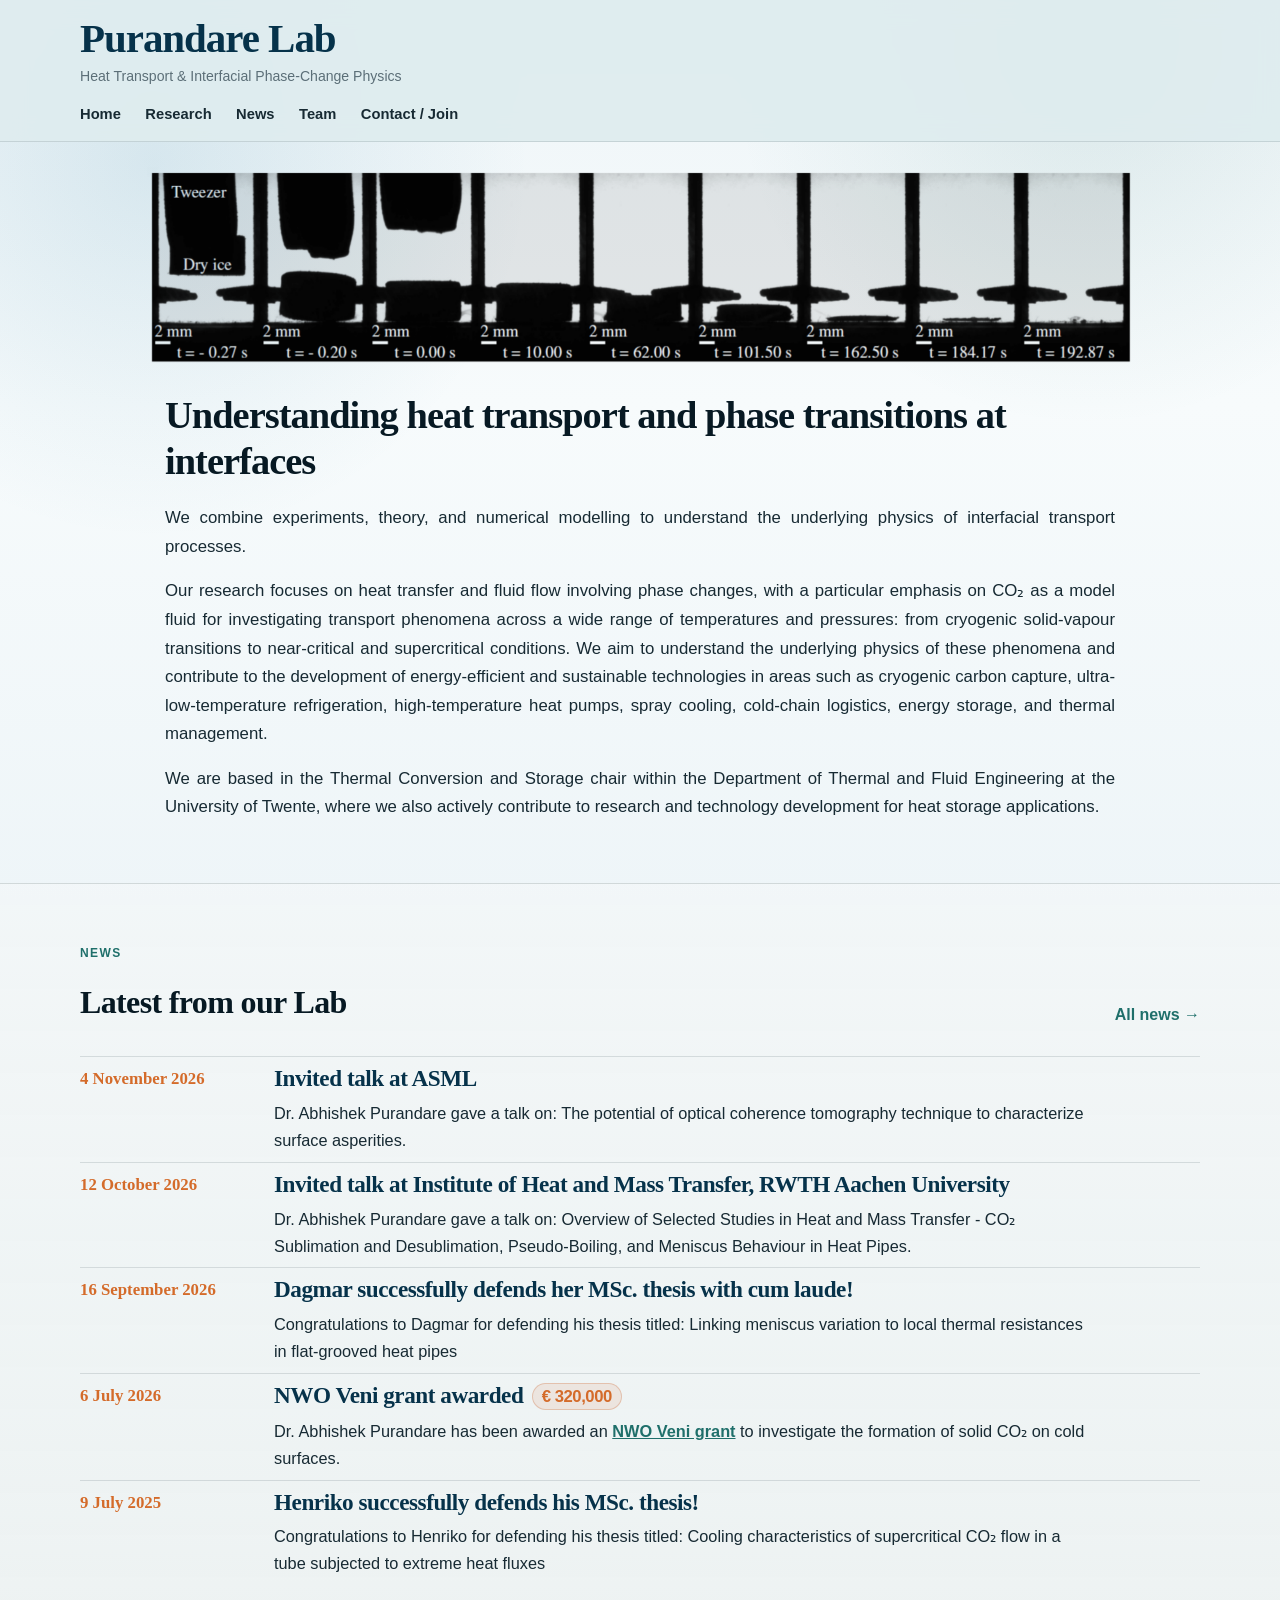
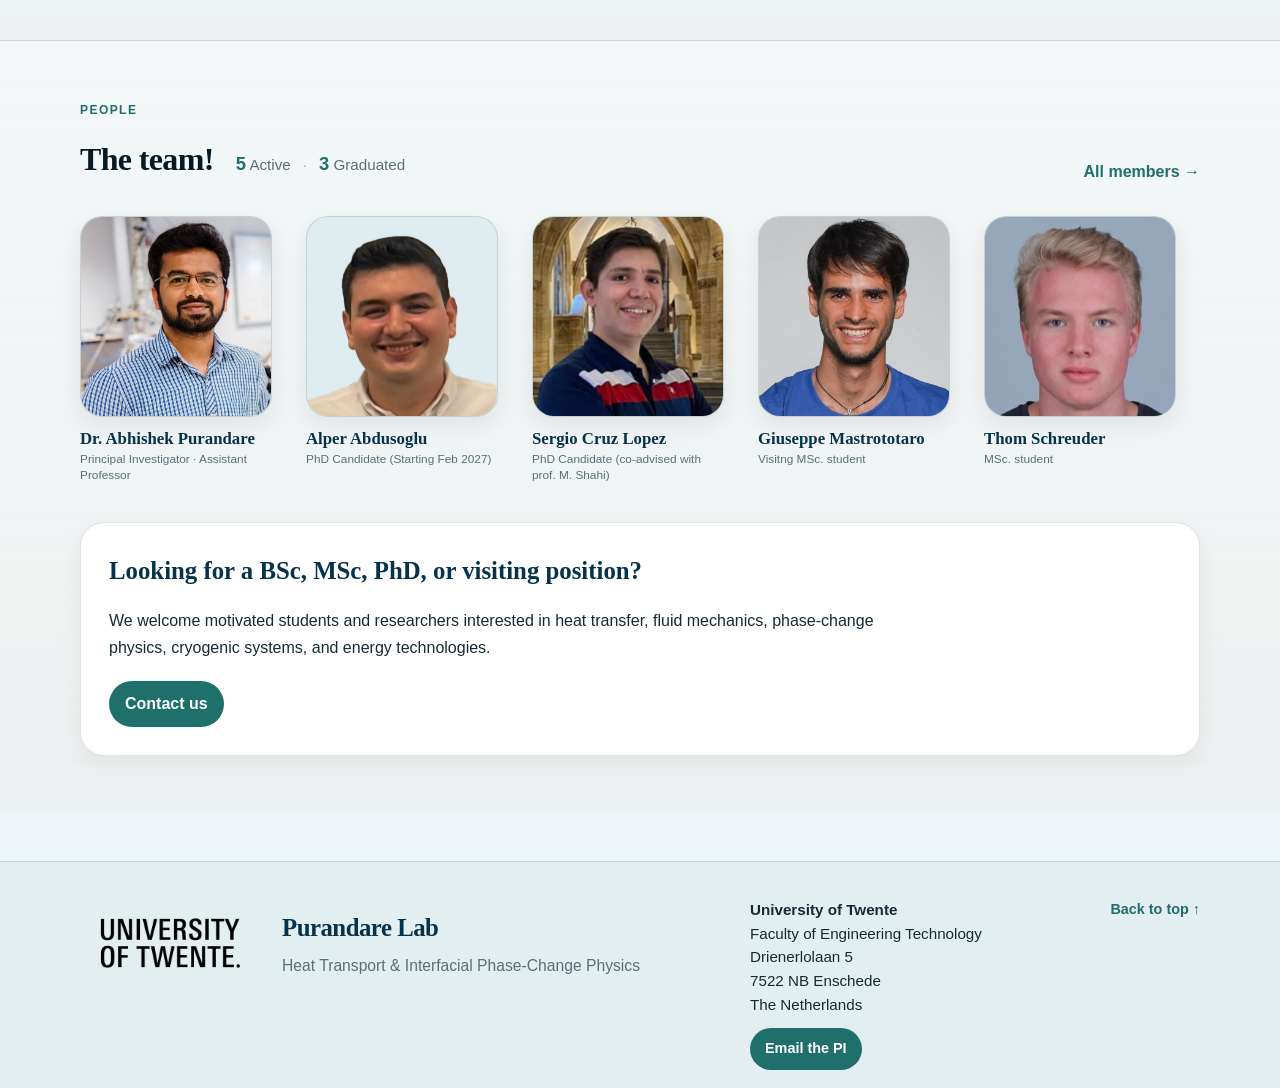
<file: index.html>
<!DOCTYPE html>
<html lang="en">
<head>
  <meta charset="UTF-8">
  <title>Purandare Lab | University of Twente</title>
  <meta name="viewport" content="width=device-width, initial-scale=1">
  <link rel="stylesheet" href="assets/css/style.css">
</head>

<!-- Trigger new deployment -->  
<body id="top">


  <header class="header">
    <div class="container">     
      <h1>Purandare Lab</h1>
      <p>Heat Transport & Interfacial Phase-Change Physics</p>

      <nav class="nav">
        <a href="index.html">Home</a>
        <a href="research.html">Research</a>
        <a href="news.html">News</a>
        <a href="team.html">Team</a>
        <a href="contact.html">Contact / Join</a>
      </nav>
    </div>
  </header>



  <section class="hero home-hero">
    <div class="container">
      <!-- Automatic hero image slideshow -->

<div class="hero-showcase" aria-label="Purandare Lab research images">

  <img
    src="assets/images/H4.png"
    alt="Time-resolved CO2 sublimation experiments"
    class="hero-showcase-image is-visible"
  >

  <img
    src="assets/images/H2.png"
    alt="Schlieren visualization of CO2 sublimation"
    class="hero-showcase-image"
  >

  <img
    src="assets/images/H1v2.png"
    alt="Edge detection of sublimating CO2 sphere"
    class="hero-showcase-image"
  >

    <img
    src="assets/images/H3.png"
    alt="Density gradients at the sublimating interface"
    class="hero-showcase-image"
  >

  <img
    src="assets/images/H6.png"
    alt="Optical coherence tomography of dry ice interfaces"
    class="hero-showcase-image"
  >

  <img
    src="assets/images/H5.png"
    alt="Microfabricated capacitive sensor"
    class="hero-showcase-image"
  >

  <img
    src="assets/images/H8v2.png"
    alt="X-ray visualization of grooved heat-pipe structures"
    class="hero-showcase-image"
  >

    <img
    src="assets/images/H9.png"
    alt="X-ray visualization of grooved heat-pipe structures"
    class="hero-showcase-image"
  >

</div>
      <h2>Understanding heat transport and phase transitions at interfaces</h2>

      <p>
        We combine experiments, theory, and numerical modelling to understand the underlying 
        physics of interfacial transport processes.
      </p>

      <p>
        Our research focuses on heat transfer and fluid flow involving phase changes, with a particular emphasis on CO₂ as a model fluid for 
        investigating transport phenomena across a wide range of temperatures and pressures: from cryogenic solid-vapour transitions to near-critical and 
        supercritical conditions. We aim to understand the underlying physics of these phenomena and contribute to the development of energy-efficient 
        and sustainable technologies in areas such as cryogenic carbon capture, ultra-low-temperature refrigeration, high-temperature heat pumps, spray cooling, 
        cold-chain logistics, energy storage, and thermal management.
      </p>
      
      <p>
      We are based in the Thermal Conversion and Storage chair within the Department of Thermal and Fluid Engineering at the University of Twente, 
      where we also actively contribute to research and technology development for heat storage applications.
      </p>      
    </div>
  </section>

  



  <main>

<section class="section news-home-section">
  <div class="container">

    <div class="news-section-header">
      <div>
        <span class="eyebrow">News</span>
        <h2>Latest from our Lab <span class="heading-icon" aria-hidden="true"></span></h2>
      </div>
      <a class="section-link" href="news.html">All news →</a>
    </div>

    <div class="news-list">

        <article class="news-item">
        <div class="news-date">4 November 2026</div>

        <div class="news-content">
          <h3>Invited talk at ASML</h3>
          <p>
            Dr. Abhishek Purandare gave a talk on: The potential of optical coherence tomography technique to characterize surface asperities.
          </p>
        </div>
      </article>    

    <article class="news-item">
        <div class="news-date">12 October 2026</div>

        <div class="news-content">
          <h3>Invited talk at Institute of Heat and Mass Transfer, RWTH Aachen University</h3>
          <p>
            Dr. Abhishek Purandare gave a talk on: Overview of Selected Studies in Heat and Mass Transfer - 
            CO₂ Sublimation and Desublimation, Pseudo-Boiling, and Meniscus Behaviour in Heat Pipes.
          </p>
        </div>
      </article>  

      <article class="news-item">
        <div class="news-date">16 September 2026</div>

        <div class="news-content">
          <h3>Dagmar successfully defends her MSc. thesis with cum laude!</h3>
          <p>
            Congratulations to Dagmar for defending his thesis titled: Linking meniscus variation to local thermal resistances in flat-grooved heat pipes
          </p>
        </div>
      </article>

      <article class="news-item">
        <div class="news-date">6 July 2026</div>

        <div class="news-content">
          <h3>NWO Veni grant awarded <span class="news-amount"> € 320,000</span></h3>
          <p>
            Dr. Abhishek Purandare has been awarded an 
            <a href="https://www.nwo.nl/en/researchprogrammes/nwo-talent-programme/projects-veni/veni-2025" target="_blank" rel="noopener">
              NWO Veni grant</a> to investigate the formation of solid CO₂ on cold surfaces.
          </p>
        </div>
      </article>

      <article class="news-item">
        <div class="news-date">9 July 2025</div>

        <div class="news-content">
          <h3>Henriko successfully defends his MSc. thesis!</h3>
          <p>
            Congratulations to Henriko for defending his thesis titled: Cooling characteristics of supercritical CO₂ flow in a tube
            subjected to extreme heat fluxes
          </p>
        </div>
      </article>

      <!--
      <article class="news-item">
        <div class="news-date">3 April 2025</div>

        <div class="news-content">
          <h3>Sergio wins Best Pitch Award at the 4TU Energy Community Day!</h3>
          <p>
            Congratulations to Sergio on receiving the 
            <a href="https://www.4tu.nl/energy/news/a-look-back-at-4tu.energy-community-day-2025/">
              award</a> for his pitch titled: THS Reactor Design Using Novel TCM.
          </p>
        </div>
      </article>

      <article class="news-item">
        <div class="news-date">6 March 2025</div>

        <div class="news-content">
          <h3>Industry-funded project on cryogenic carbon capture <span class="news-amount"> € 20,000</span> </h3>
          <p>
            We carried out an industry-funded project focused on the energy and
            mass balance of an existing cryogenic carbon capture unit.
          </p>
        </div>
      </article>
      -->

    </div>

  </div>
</section>

<section class="section people-home-section">
  <div class="container">

    
<div class="people-section-header">

  <div>
    <span class="eyebrow">People</span>

    <div class="team-heading-with-stats">

      <h2>The team!</h2>

      <div class="team-stats" aria-label="Team statistics">

        <span>
          <strong>5</strong> Active
        </span>

        <span class="team-stats-separator">·</span>

        <span>
          <strong>3</strong> Graduated
        </span>

      </div>

    </div>
  </div>

  <a class="section-link" href="team.html">All members →</a>

</div>


    <div class="people-grid">

      <article class="person-tile">
        <div class="person-tile-photo-wrap">
          <img
            src="assets/images/abhishek-purandarev3.jpg"
            alt="Dr. Abhishek Purandare"
            class="person-tile-photo"
          >
        </div>

        <h3>Dr. Abhishek Purandare</h3>
        <p class="person-role">Principal Investigator · Assistant Professor</p>
        <!--<p class="person-keywords">
          CO₂ phase change · Supercritical CO₂ · Cryogenic carbon capture
        </p>-->
      </article>

      <!-- Example placeholder for the next person.
      Remove this comment when you add someone. -->

      <article class="person-tile">
        <div class="person-tile-photo-wrap">
          <img
            src="assets/images/Alper_PhD.png"
            alt="Alper Abdusoglu"
            class="person-tile-photo"
          >
        </div>

        <h3>Alper Abdusoglu</h3>
        <p class="person-role">PhD Candidate (Starting Feb 2027)</p>
        <!-- <p class="person-keywords">
          CO₂ desublimation · Optical diagnostics · Heat transfer
        </p>-->
      </article>

      <!-- Example placeholder for the next person.
      Remove this comment when you add someone. -->

      <article class="person-tile">
        <div class="person-tile-photo-wrap">
          <img
            src="assets/images/Sergio_PhD.png"
            alt="Sergio Cruz Lopez"
            class="person-tile-photo"
          >
        </div>

        <h3>Sergio Cruz Lopez</h3>
        <p class="person-role">PhD Candidate (co-advised with prof. M. Shahi)</p>
        <!-- <p class="person-keywords">
          CO₂ desublimation · Optical diagnostics · Heat transfer
        </p>-->
      </article>

       <!-- Example placeholder for the next person.
      Remove this comment when you add someone. -->

      <article class="person-tile">
        <div class="person-tile-photo-wrap">
          <img
            src="assets/images/Giuseppe_Msc.jpeg"
            alt="Giuseppe Mastrototaro"
            class="person-tile-photo"
          >
        </div>

        <h3>Giuseppe Mastrototaro</h3>
        <p class="person-role">Visitng MSc. student</p>
        <!-- <p class="person-keywords">
          CO₂ desublimation · Optical diagnostics · Heat transfer
        </p>-->
      </article>

       <!-- Example placeholder for the next person.
      Remove this comment when you add someone. -->

      <article class="person-tile">
        <div class="person-tile-photo-wrap">
          <img
            src="assets/images/Thom_Msc.jpeg"
            alt="Thom Schreuder"
            class="person-tile-photo"
          >
        </div>

        <h3>Thom Schreuder</h3>
        <p class="person-role">MSc. student</p>
        <!-- <p class="person-keywords">
          CO₂ desublimation · Optical diagnostics · Heat transfer
        </p>-->
      </article>

      
       
<!-- DAGMAR PROFILE TEMPORARILY HIDDEN

<article class="person-tile">
  <div class="person-tile-photo-wrap">
    <img
      src="assets/images/Dagmar_Msc.jpeg"
      alt="Dagmar Bijlsma"
      class="person-tile-photo"
    >
  </div>

  <h3>Dagmar Bijlsma</h3>
  <p class="person-role">MSc. student</p>

  <p class="person-keywords">
    CO₂ desublimation · Optical diagnostics · Heat transfer
  </p>

</article>

-->   

    </div>

    <div class="people-cta">
      <h3>Looking for a BSc, MSc, PhD, or visiting position?</h3>

      <p>
        We welcome motivated students and researchers interested in
        heat transfer, fluid mechanics, phase-change physics, cryogenic systems,
        and energy technologies.
      </p>

      <a class="button-link" href="contact.html">Contact us</a>
    </div>

  </div>
</section>

  </main>

  <footer class="footer site-footer">
  <div class="container footer-inner">

    <div class="footer-brand">
      <img
        src="assets/images/ut-logo.png"
        alt="University of Twente logo"
        class="ut-logo"
      >

      <div>
        <h3>Purandare Lab</h3>
        <p>Heat Transport &amp; Interfacial Phase-Change Physics</p>
      </div>
    </div>

    <div class="footer-contact footer-contact-row">
      <div class="footer-address-block">
        <p>
          <strong>University of Twente</strong><br>
          Faculty of Engineering Technology<br>
          Drienerlolaan 5<br>
          7522 NB Enschede<br>
          The Netherlands
        </p>

        <a class="footer-email-button" href="mailto:a.s.purandare@utwente.nl">
          Email the PI
        </a>
      </div>

      <a class="back-to-top" href="#top">Back to top ↑</a>
    </div>
    
  </div>
</footer>

  

<script>
(function () {

  const images = document.querySelectorAll(
    ".hero-showcase-image"
  );

  if (images.length < 2) return;

  let currentImage = 0;
  let slideshowTimer = null;

  // Time between images (milliseconds)
  const interval = 3000;

  function showNextImage() {

    images[currentImage].classList.remove(
      "is-visible"
    );

    currentImage = (currentImage + 1) % images.length;

    images[currentImage].classList.add(
      "is-visible"
    );
  }

  function startSlideshow() {
    if (slideshowTimer !== null) return;

    slideshowTimer = setInterval(
      showNextImage,
      interval
    );
  }

  function stopSlideshow() {
    clearInterval(slideshowTimer);
    slideshowTimer = null;
  }

  // Start automatically
  const reducedMotion = window.matchMedia(
    "(prefers-reduced-motion: reduce)"
  ).matches;

  if (!reducedMotion) {
    startSlideshow();
  }

  // Pause when browser tab is hidden,
  // resume when the visitor returns
  document.addEventListener("visibilitychange", function () {

    if (document.hidden) {
      stopSlideshow();
    } else if (!reducedMotion) {
      startSlideshow();
    }

  });

})();
</script>




</body>
</html>
</file>
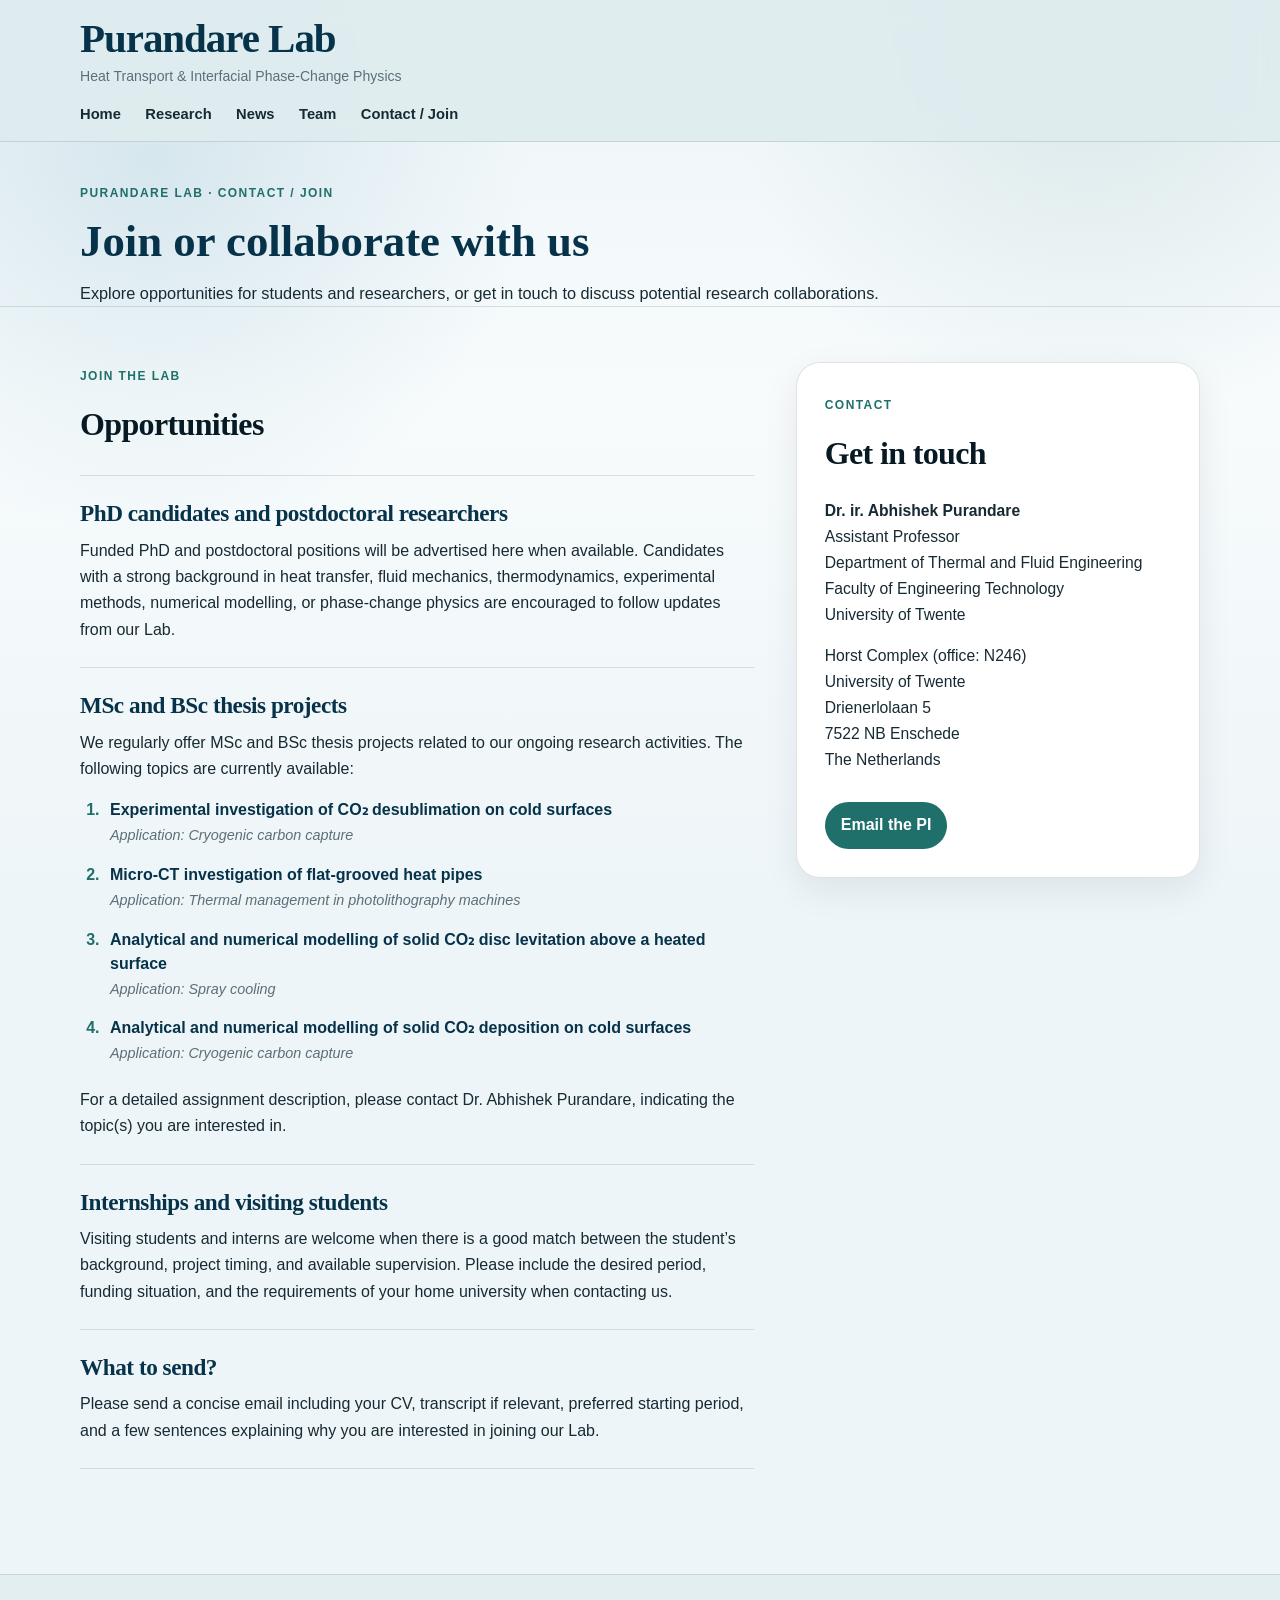
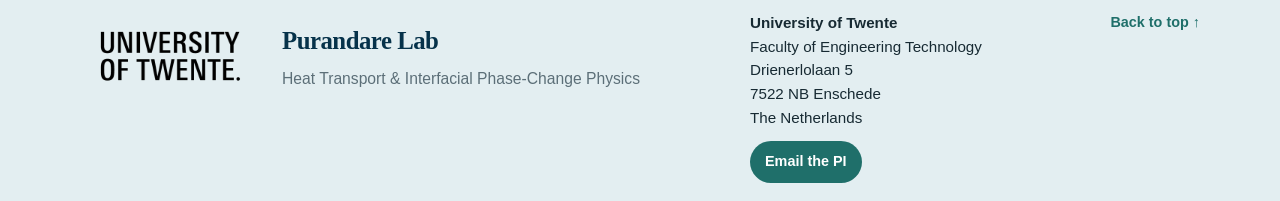
<file: contact.html>
<!DOCTYPE html>
<html lang="en">
<head>
  <meta charset="UTF-8">
  <title>Contact / Join | Purandare Lab</title>
  <meta name="viewport" content="width=device-width, initial-scale=1">
  <link rel="stylesheet" href="assets/css/style.css">
</head>

<body id="top">

  <header class="header">
    <div class="container">
      <h1>Purandare Lab</h1>
      <p>Heat Transport &amp; Interfacial Phase-Change Physics</p>

      <nav class="nav">
        <a href="index.html">Home</a>
        <a href="research.html">Research</a>
        <a href="news.html">News</a>
        <a href="team.html">Team</a>
        <a href="contact.html">Contact / Join</a>
      </nav>
    </div>
  </header>

  <main>

    <section class="page-hero page-heading-compact">
      <div class="container">
        <span class="eyebrow">Purandare Lab · Contact / Join</span>
        <h2>Join or collaborate with us</h2>

        <p>
          Explore opportunities for students and researchers, or get in touch to discuss potential research collaborations.
        </p>
      </div>
    </section>

    <section class="section contact-section">
      <div class="container">

        <div class="contact-grid">

          <div class="contact-main">

            <span class="eyebrow">Join the lab</span>
            <h2>Opportunities</h2>

            <div class="join-block">
              <h3>PhD candidates and postdoctoral researchers</h3>
              <p>
                Funded PhD and postdoctoral positions will be advertised here
                when available. Candidates with a strong background in heat
                transfer, fluid mechanics, thermodynamics, experimental methods,
                numerical modelling, or phase-change physics are encouraged to
                follow updates from our Lab.
              </p>
            </div>

            <div class="join-block">
              <h3>MSc and BSc thesis projects</h3>
              
<p>
  We regularly offer MSc and BSc thesis projects
  related to our ongoing research activities.
  The following topics are currently available:
</p>

<ol class="thesis-project-list">

  <li>
    <strong>
      Experimental investigation of CO₂ desublimation
      on cold surfaces
    </strong>
    <span class="thesis-application">
      Application: Cryogenic carbon capture
    </span>
  </li>

  <li>
    <strong>
      Micro-CT investigation of flat-grooved heat pipes
    </strong>
    <span class="thesis-application">
      Application: Thermal management in
      photolithography machines
    </span>
  </li>

  <li>
    <strong>
      Analytical and numerical modelling of solid CO₂
      disc levitation above a heated surface
    </strong>
    <span class="thesis-application">
      Application: Spray cooling
    </span>
  </li>

  <li>
    <strong>
      Analytical and numerical modelling of solid CO₂
      deposition on cold surfaces
    </strong>
    <span class="thesis-application">
      Application: Cryogenic carbon capture
    </span>
  </li>

</ol>

<p>
  For a detailed assignment description, please contact
  Dr. Abhishek Purandare,
  indicating the topic(s) you are interested in.
</p>

            </div>

            <div class="join-block">
              <h3>Internships and visiting students</h3>
              <p>
                Visiting students and interns are welcome when there is a good
                match between the student’s background, project timing, and
                available supervision. Please include the desired period,
                funding situation, and the requirements of your home university
                when contacting us.
              </p>
            </div>

            <div class="join-block">
              <h3>What to send?</h3>
              <p>
                Please send a concise email including your CV, transcript if
                relevant, preferred starting period, and a few sentences
                explaining why you are interested in joining our Lab.
              </p>
            </div>

          </div>

          <aside class="contact-card">
            <span class="eyebrow">Contact</span>
            <h2>Get in touch</h2>

            <p>
              <strong>Dr. ir. Abhishek Purandare</strong><br>
              Assistant Professor<br>
              Department of Thermal and Fluid Engineering<br>
              Faculty of Engineering Technology<br>
              University of Twente
            </p>

            <p>
              Horst Complex (office: N246)<br>
              University of Twente<br>
              Drienerlolaan 5<br>
              7522 NB Enschede<br>
              The Netherlands
            </p>

            <a class="button-link" href="mailto:a.s.purandare@utwente.nl">
              Email the PI
            </a>
          </aside>

        </div>

      </div>
    </section>

  </main>

  <footer class="footer site-footer">
    <div class="container footer-inner">

      <div class="footer-brand">
        <img
          src="assets/images/ut-logo.png"
          alt="University of Twente logo"
          class="ut-logo"
        >

        <div class="footer-lab-text">
          <h3>Purandare Lab</h3>
          <p>Heat Transport &amp; Interfacial Phase-Change Physics</p>
        </div>
      </div>

      <div class="footer-contact footer-contact-row">
        <div class="footer-address-block">
          <p>
            <strong>University of Twente</strong><br>
            Faculty of Engineering Technology<br>
            Drienerlolaan 5<br>
            7522 NB Enschede<br>
            The Netherlands
          </p>

          <a class="footer-email-button" href="mailto:a.s.purandare@utwente.nl">
            Email the PI
          </a>
        </div>

        <a class="back-to-top" href="#top">Back to top ↑</a>
      </div>

    </div>
  </footer>

</body>
</html>
</file>
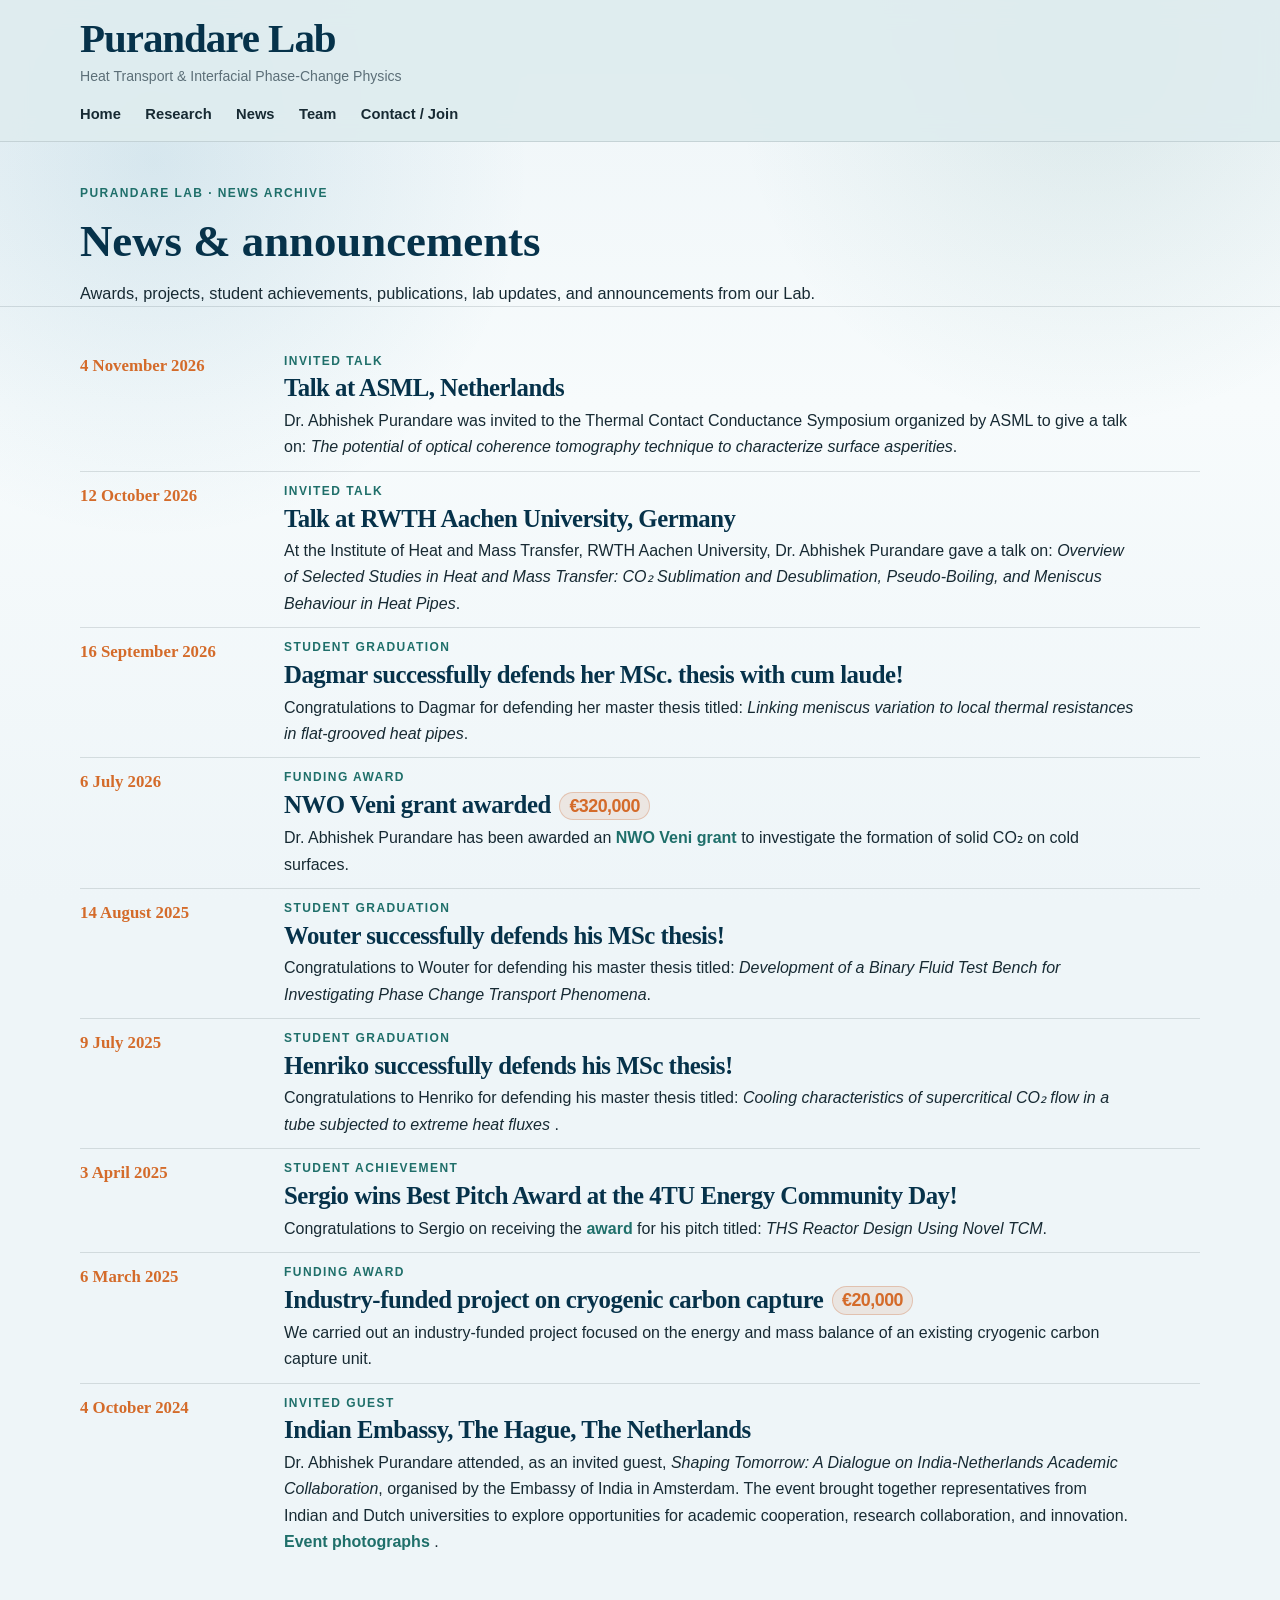
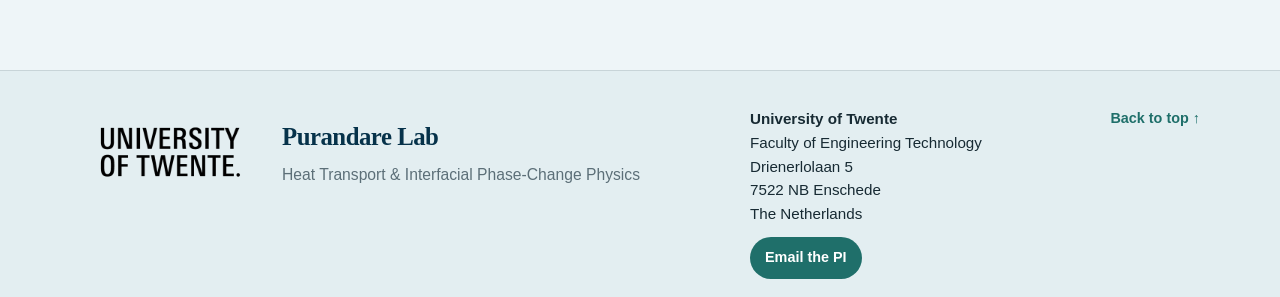
<file: news.html>
<!DOCTYPE html>
<html lang="en">
<head>
  <meta charset="UTF-8">
  <title>News | Purandare Lab</title>
  <meta name="viewport" content="width=device-width, initial-scale=1">
  <link rel="stylesheet" href="assets/css/style.css">
</head>

<body id="top">

  <header class="header">
    <div class="container">
      <h1>Purandare Lab</h1>
      <p>Heat Transport &amp; Interfacial Phase-Change Physics</p>

      <nav class="nav">
        <a href="index.html">Home</a>
        <a href="research.html">Research</a>
        <a href="news.html">News</a>
        <a href="team.html">Team</a>
        <a href="contact.html">Contact / Join</a>
      </nav>
    </div>
  </header>

  <main>

    <section class="page-hero page-heading-compact">
      <div class="container">
        <span class="eyebrow">Purandare Lab · News archive</span>
        <h2>News &amp; announcements</h2>

        <p>
          Awards, projects, student achievements, publications, lab updates,
          and announcements from our Lab.
        </p>
      </div>
    </section>

    <section class="section news-archive-section">
      <div class="container">

        <div class="news-archive-list">

            <article class="news-archive-item">
            <div class="news-archive-date">4 November 2026</div>

            <div class="news-archive-content">
              <p class="news-category">Invited Talk</p>
              <h3>Talk at ASML, Netherlands</h3>
              <p>
                Dr. Abhishek Purandare was invited to the Thermal Contact Conductance Symposium organized by ASML to give a talk on: 
                <em> The potential of optical coherence tomography technique to characterize surface asperities</em>.
              </p>
            </div>
          </article>  

            <article class="news-archive-item">
            <div class="news-archive-date">12 October 2026</div>

            <div class="news-archive-content">
              <p class="news-category">Invited Talk</p>
              <h3>Talk at RWTH Aachen University, Germany</h3>
              <p>
                At the Institute of Heat and Mass Transfer, RWTH Aachen University, Dr. Abhishek Purandare gave a talk on: 
                <em> Overview of Selected Studies in Heat and Mass Transfer: CO₂ Sublimation and Desublimation, 
                  Pseudo-Boiling, and Meniscus Behaviour in Heat Pipes</em>.
              </p>
            </div>
          </article>  
          
          <article class="news-archive-item">
            <div class="news-archive-date">16 September 2026</div>

            <div class="news-archive-content">
              <p class="news-category">Student Graduation</p>
              <h3>Dagmar successfully defends her MSc. thesis with cum laude!</h3>
              <p>
                Congratulations to Dagmar for defending her master thesis titled: 
                <em>Linking meniscus variation to local thermal resistances in flat-grooved heat pipes</em>.
              </p>
            </div>
          </article>

          <article class="news-archive-item">
            <div class="news-archive-date">6 July 2026</div>

            <div class="news-archive-content">
              <p class="news-category">Funding Award</p>
              <h3>NWO Veni grant awarded <span class="news-amount">€320,000</span></h3>
              <p>
                Dr. Abhishek Purandare has been awarded an
                <a href="https://www.nwo.nl/en/researchprogrammes/nwo-talent-programme/projects-veni/veni-2025" target="_blank" rel="noopener">
                  NWO Veni grant
                </a>
                to investigate the formation of solid CO₂ on cold surfaces.
              </p>
            </div>
          </article>

          <article class="news-archive-item">
            <div class="news-archive-date">14 August 2025</div>

            <div class="news-archive-content">
              <p class="news-category">Student Graduation</p>
              <h3>Wouter successfully defends his MSc thesis!</h3>
              <p>
                Congratulations to Wouter for defending his master thesis titled:
                <em>Development of a Binary Fluid Test Bench for Investigating Phase Change
                Transport Phenomena</em>.
              </p>
            </div>
          </article>

          
<article class="news-archive-item">

  <div class="news-archive-date">9 July 2025</div>

  <div class="news-archive-content">

    <p class="news-category">Student Graduation</p>

    <h3>
      Henriko successfully defends his MSc thesis!
    </h3>

    <p>
      Congratulations to Henriko for defending
      his master thesis titled:
      <em>
        Cooling characteristics of supercritical CO₂
        flow in a tube subjected to extreme heat fluxes
      </em>.
    </p>

  </div>

</article>


          <article class="news-archive-item">
            <div class="news-archive-date">3 April 2025</div>

            <div class="news-archive-content">
              <p class="news-category">Student Achievement</p>
              <h3>Sergio wins Best Pitch Award at the 4TU Energy Community Day!</h3>
              <p>
                Congratulations to Sergio on receiving the
                <a href="https://www.4tu.nl/energy/news/a-look-back-at-4tu.energy-community-day-2025/" target="_blank" rel="noopener">
                  award
                </a>
                for his pitch titled: <em>THS Reactor Design Using Novel TCM</em>.
              </p>
            </div>
          </article>

          <article class="news-archive-item">
            <div class="news-archive-date">6 March 2025</div>

            <div class="news-archive-content">
              <p class="news-category">Funding Award</p>
              <h3>Industry-funded project on cryogenic carbon capture <span class="news-amount">€20,000</span></h3>
              <p>
                We carried out an industry-funded project focused on the energy
                and mass balance of an existing cryogenic carbon capture unit.
              </p>
            </div>
          </article>

          
<!-- INDIA-NETHERLANDS ACADEMIC COLLABORATION -->

<article class="news-archive-item">

  <div class="news-archive-date">
    4 October 2024
  </div>

  <div class="news-archive-content">

    <p class="news-category">
      Invited Guest
    </p>

    <h3>
      Indian Embassy, The Hague, The Netherlands
    </h3>

    <p>
      Dr. Abhishek Purandare attended, as an invited
      guest, <em>Shaping Tomorrow: A Dialogue on
      India-Netherlands Academic Collaboration</em>,
      organised by the Embassy of India in Amsterdam.
      The event brought together representatives from
      Indian and Dutch universities to explore
      opportunities for academic cooperation,
      research collaboration, and innovation.
      <a
        href="https://www.indianembassynetherlands.gov.in/section/events-photo-gallery/shaping-tomorrow-a-dialogue-on-india-netherlands-academic-collaboration-held-on-4th-october-2024-in-amsterdam/"
        target="_blank"
        rel="noopener noreferrer"
      >
        Event photographs
      </a>.
    </p>

  </div>

</article>


        </div>

      </div>
    </section>

  </main>

  <footer class="footer site-footer">
  <div class="container footer-inner">

    <div class="footer-brand">
      <img
        src="assets/images/ut-logo.png"
        alt="University of Twente logo"
        class="ut-logo"
      >

      <div>
        <h3>Purandare Lab</h3>
        <p>Heat Transport &amp; Interfacial Phase-Change Physics</p>
      </div>
    </div>

    <div class="footer-contact footer-contact-row">
      <div class="footer-address-block">
        <p>
          <strong>University of Twente</strong><br>
          Faculty of Engineering Technology<br>
          Drienerlolaan 5<br>
          7522 NB Enschede<br>
          The Netherlands
        </p>

        <a class="footer-email-button" href="mailto:a.s.purandare@utwente.nl">
          Email the PI
        </a>
      </div>

      <a class="back-to-top" href="#top">Back to top ↑</a>
    </div>
    
  </div>
</footer>

</body>
</html>
</file>
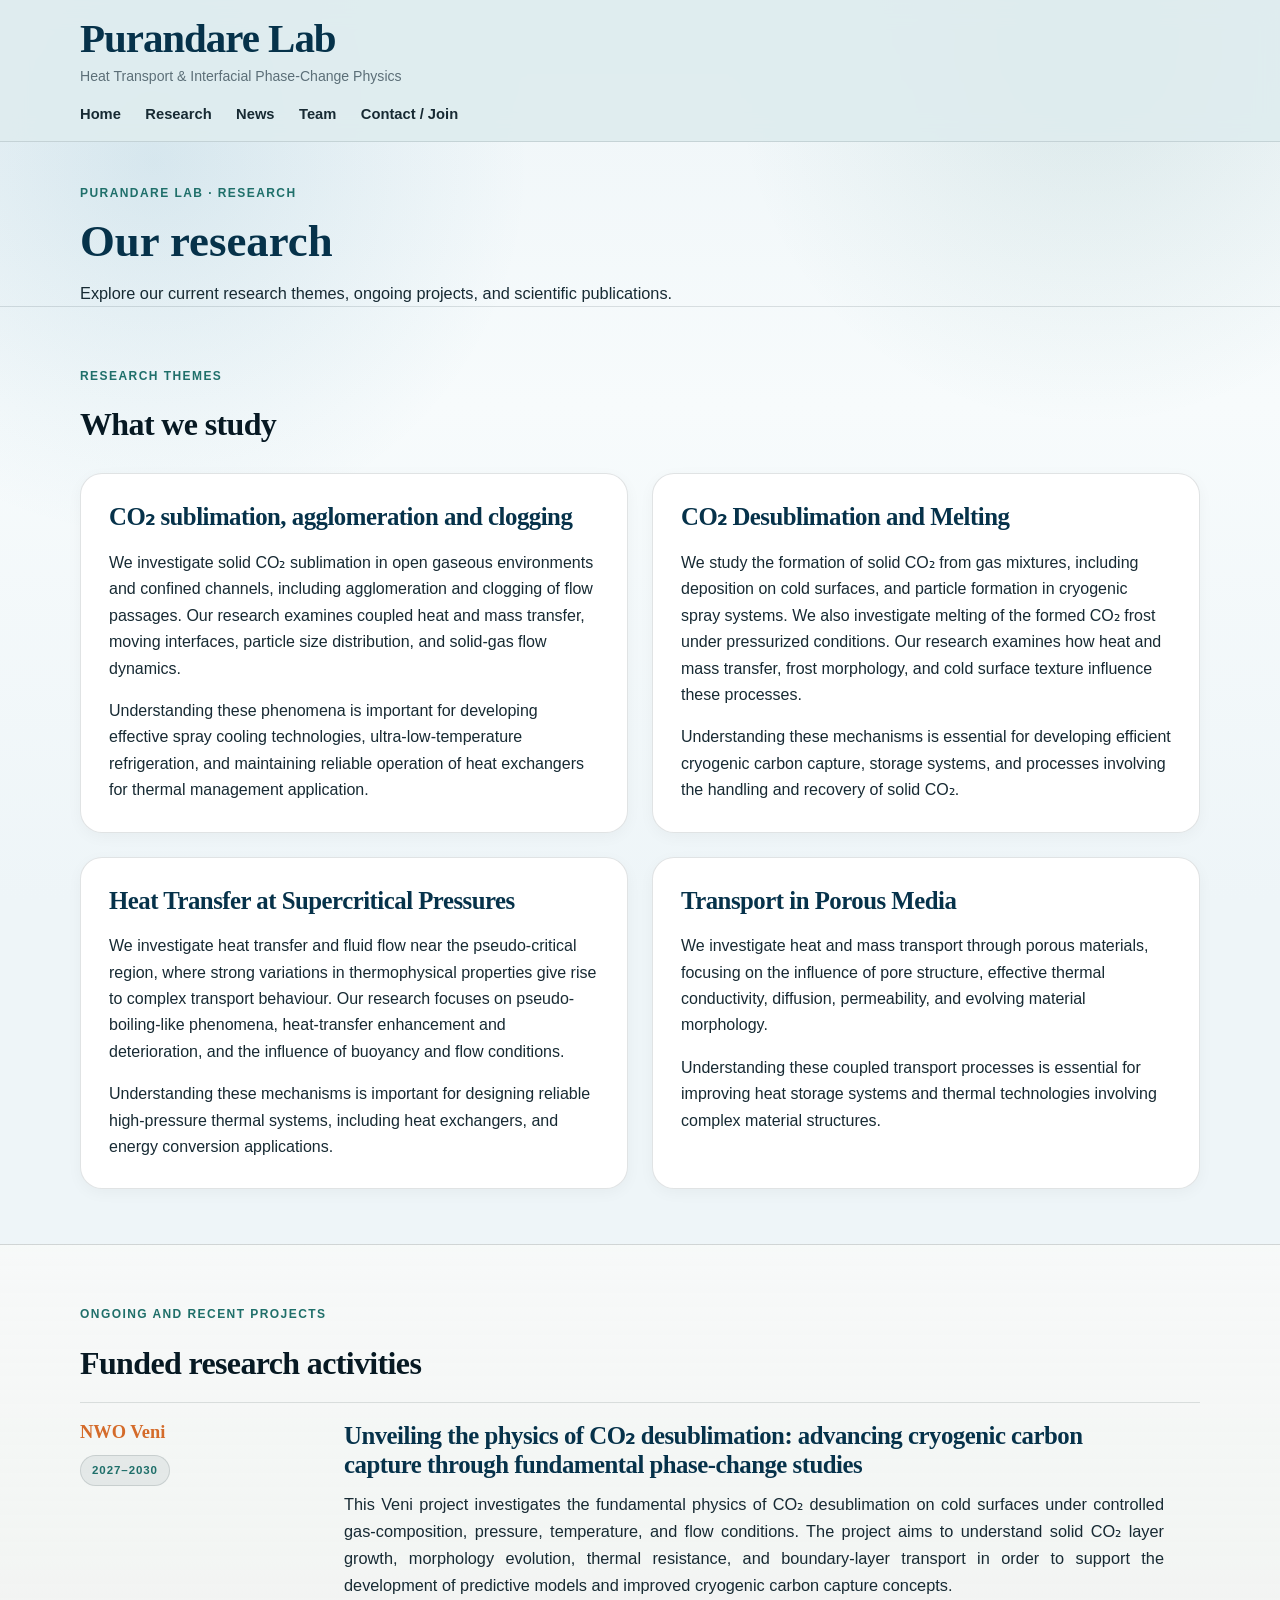
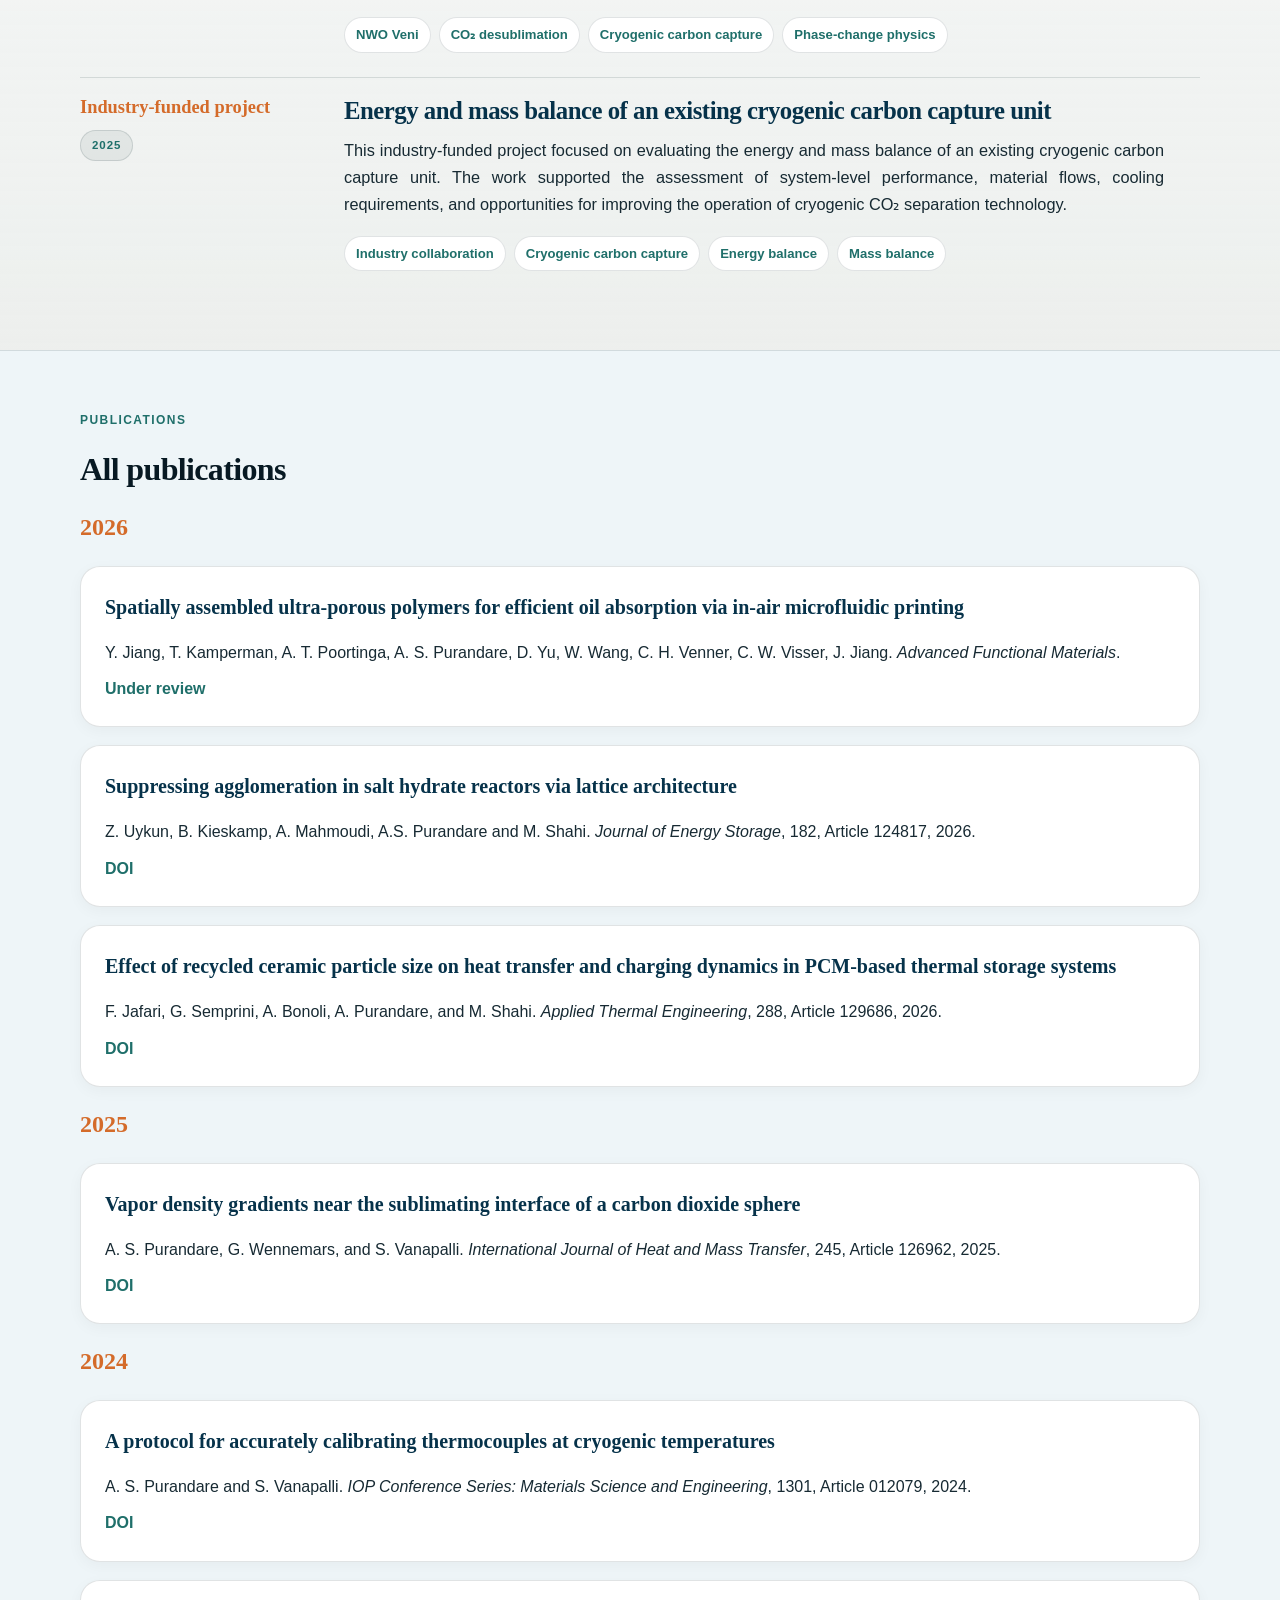
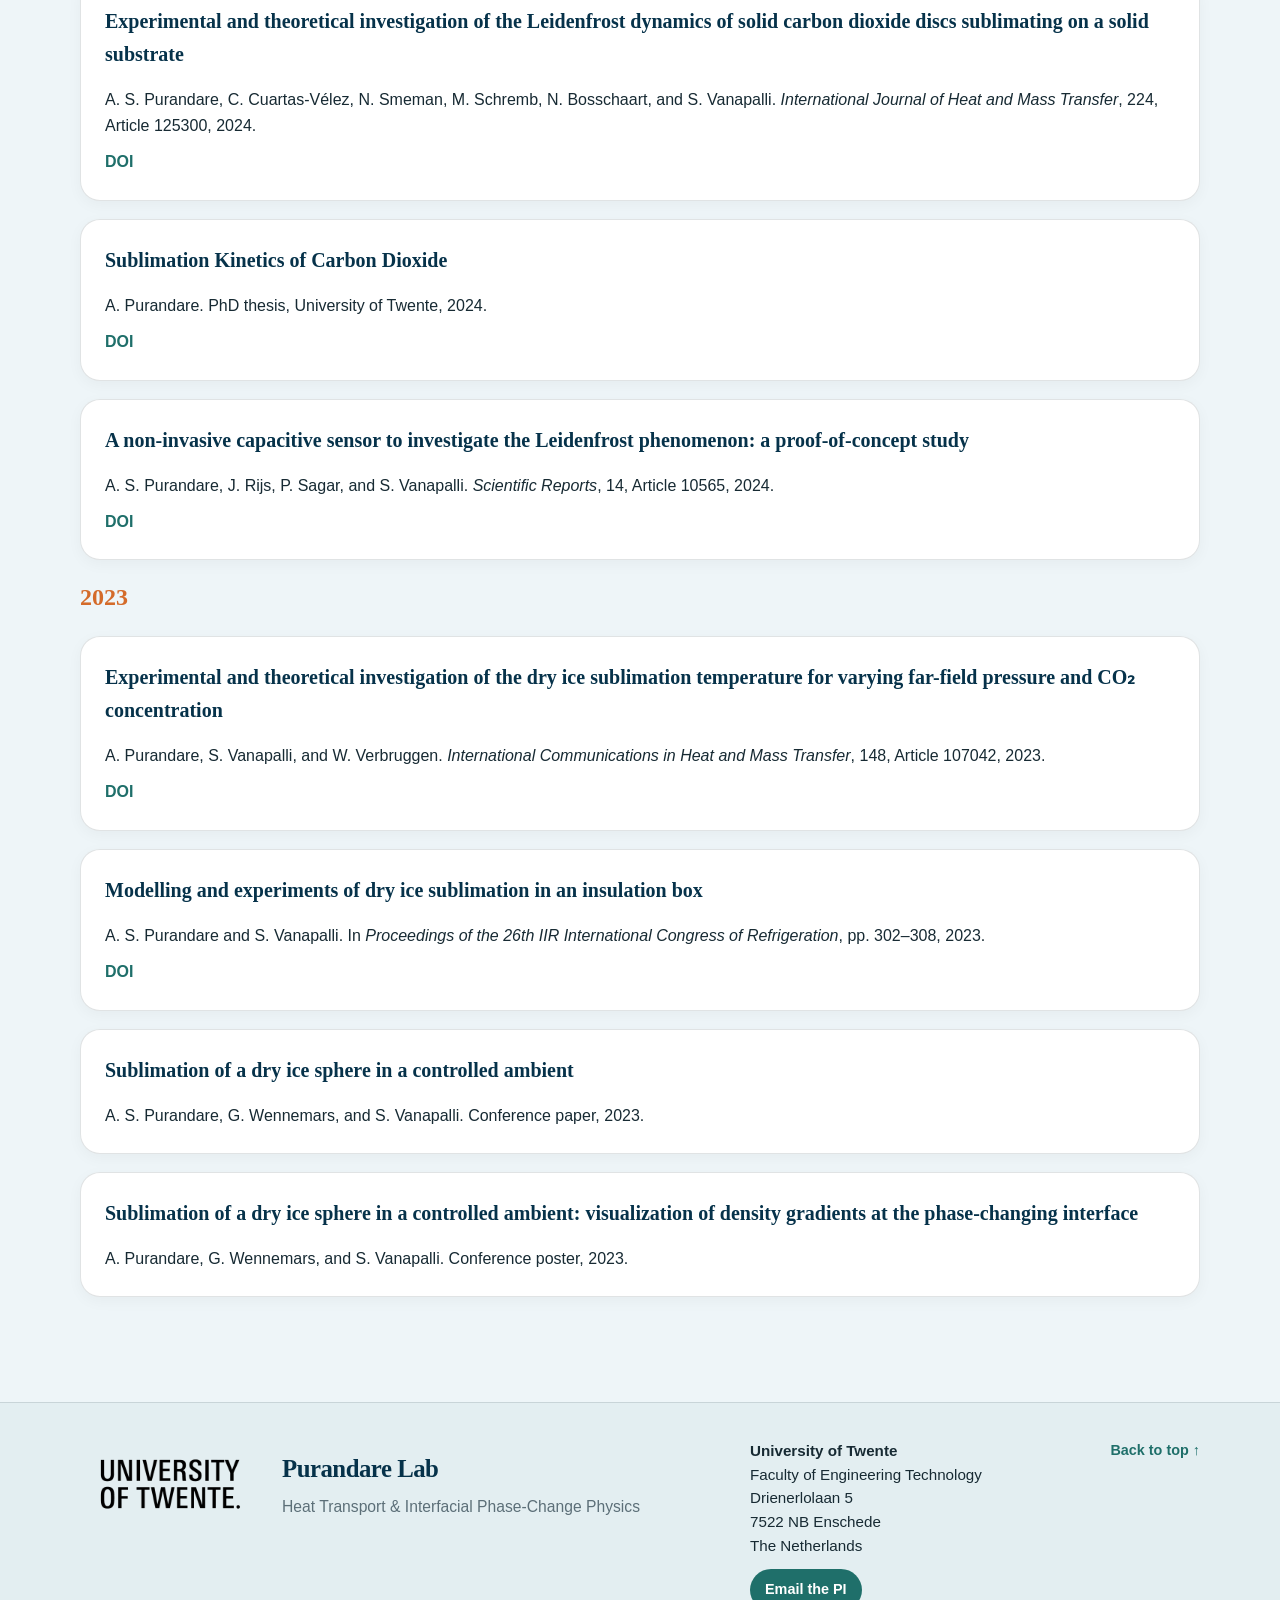
<file: research.html>
<!DOCTYPE html>
<html lang="en">
<head>
  <meta charset="UTF-8">
  <title>Research | Purandare Lab</title>
  <meta name="viewport" content="width=device-width, initial-scale=1">
  <link rel="stylesheet" href="assets/css/style.css">
</head>

<body id="top">

  <header class="header">
    <div class="container">
      <h1>Purandare Lab</h1>
      <p>Heat Transport &amp; Interfacial Phase-Change Physics</p>

      <nav class="nav">
        <a href="index.html">Home</a>
        <a href="research.html">Research</a>
        <a href="news.html">News</a>
        <a href="team.html">Team</a>
        <a href="contact.html">Contact / Join</a>
      </nav>
    </div>
  </header>

  <main>

    <section class="page-hero page-heading-compact">
      <div class="container">
        <span class="eyebrow">Purandare Lab · Research</span>
        <h2>Our research</h2>

        <p>
          Explore our current research themes, ongoing projects, and scientific publications.
        </p>
      </div>
    </section>

    <section class="section">
      <div class="container">
        <span class="eyebrow">Research themes</span>
        <h2>What we study</h2>

        
<!-- RESEARCH THEMES: 2 x 2 GRID -->

<div class="theme-grid">

  <!-- 1. CO2 SUBLIMATION AND MELTING -->

  <article class="theme-card">

    <h3>CO₂ sublimation, agglomeration and clogging </h3>

    <p>
      We investigate solid CO₂ sublimation in open gaseous
      environments and confined channels, including agglomeration
      and clogging of flow passages.
      Our research examines coupled heat and mass
      transfer, moving interfaces, particle size distribution, and solid-gas
      flow dynamics.
    </p>

    <p class="theme-importance">
      Understanding these phenomena is important
      for developing effective spray cooling technologies,
      ultra-low-temperature refrigeration, and maintaining reliable operation of heat exchangers for thermal management application.
    </p>

  </article>


  <!-- 2. CO2 DESUBLIMATION -->

  <article class="theme-card">

    <h3>CO₂ Desublimation and Melting</h3>

    <p>
      We study the formation of solid CO₂ from gas
      mixtures, including deposition on cold surfaces, and
      particle formation in cryogenic spray systems. We also investigate 
      melting of the formed CO₂ frost under pressurized conditions. Our research examines how heat 
      and mass transfer, frost morphology, and cold surface texture influence these processes.
    </p>

    <p class="theme-importance">
      Understanding these mechanisms is essential
      for developing efficient cryogenic carbon capture, storage systems, and processes 
      involving the handling and recovery of solid CO₂.
    </p>

  </article>


  <!-- 3. SUPERCRITICAL HEAT TRANSFER -->

  <article class="theme-card">

    <h3>Heat Transfer at Supercritical Pressures</h3>

    <p>
      We investigate heat transfer and fluid flow
      near the pseudo-critical region, where strong
      variations in thermophysical properties give
      rise to complex transport behaviour. Our research
      focuses on pseudo-boiling-like phenomena,
      heat-transfer enhancement and deterioration,
      and the influence of buoyancy and flow conditions.
    </p>

    <p class="theme-importance">
      Understanding these mechanisms is important
      for designing reliable high-pressure
      thermal systems, including heat exchangers, and energy conversion
      applications.
    </p>

  </article>


  <!-- 4. TRANSPORT IN POROUS MEDIA -->

  <article class="theme-card">

    <h3>Transport in Porous Media</h3>

    <p>
      We investigate heat and mass transport through
      porous materials, focusing on the
      influence of pore structure, effective thermal
      conductivity, diffusion, permeability, and
      evolving material morphology.
    </p>

    <p class="theme-importance">
      Understanding these coupled transport processes
      is essential for improving heat
      storage systems and thermal technologies involving complex
      material structures.
    </p>

  </article>

</div>

      </div>
    </section>

    <section class="section soft-section projects-section">
  <div class="container">
    <span class="eyebrow">Ongoing and recent projects</span>
    <h2>Funded research activities</h2>

    <div class="project-showcase">

      <article class="project-panel veni-project">
        <div class="project-meta">
          <span class="project-index">NWO Veni</span>
          <span class="project-period">2027–2030</span>
        </div>

        <div class="project-body">
          <h3>
            Unveiling the physics of CO₂ desublimation: advancing cryogenic
            carbon capture through fundamental phase-change studies
          </h3>

          <p>
            This Veni project investigates the fundamental physics of CO₂
            desublimation on cold surfaces under controlled gas-composition,
            pressure, temperature, and flow conditions. The project aims to
            understand solid CO₂ layer growth, morphology evolution, thermal
            resistance, and boundary-layer transport in order to support the
            development of predictive models and improved cryogenic carbon
            capture concepts.
          </p>

          <div class="tags">
            <span>NWO Veni</span>
            <span>CO₂ desublimation</span>
            <span>Cryogenic carbon capture</span>
            <span>Phase-change physics</span>
          </div>
        </div>
      </article>

      <article class="project-panel">
        <div class="project-meta">
          <span class="project-index">Industry-funded project</span>
          <span class="project-period">2025</span>
        </div>

        <div class="project-body">
          <h3>
            Energy and mass balance of an existing cryogenic carbon capture unit
          </h3>

          <p>
            This industry-funded project focused on evaluating the energy and
            mass balance of an existing cryogenic carbon capture unit. The work
            supported the assessment of system-level performance, material
            flows, cooling requirements, and opportunities for improving the
            operation of cryogenic CO₂ separation technology.
          </p>

          <div class="tags">
            <span>Industry collaboration</span>
            <span>Cryogenic carbon capture</span>
            <span>Energy balance</span>
            <span>Mass balance</span>
          </div>
        </div>
      </article>

    </div>
  </div>
</section>

    <section class="section">
      <div class="container">
        <span class="eyebrow">Publications</span>
        <h2>All publications</h2>

        <div class="publication-year">
          <h3>2026</h3>
          <article class="publication-item">
            <p class="pub-title">
              Spatially assembled ultra-porous polymers for efficient oil absorption via in-air microfluidic printing
            </p>
            <p>
              Y. Jiang, T. Kamperman, A. T. Poortinga, A. S. Purandare, D. Yu, W. Wang, C. H. Venner, C. W. Visser, J. Jiang.
              <em>Advanced Functional Materials</em>.
            </p>
            <a>Under review</a>
          </article>
          
           <article class="publication-item">
            <p class="pub-title">
              Suppressing agglomeration in salt hydrate reactors via lattice architecture
            </p>
            <p>
              Z. Uykun, B. Kieskamp, A. Mahmoudi, A.S. Purandare and M. Shahi.
              <em>Journal of Energy Storage</em>, 182, Article 124817, 2026.
            </p>
            <a href="https://doi.org/10.1016/j.est.2026.124817" target="_blank" rel="noopener">DOI</a>
          </article>
          
          <article class="publication-item">
            <p class="pub-title">
              Effect of recycled ceramic particle size on heat transfer and
              charging dynamics in PCM-based thermal storage systems
            </p>
            <p>
              F. Jafari, G. Semprini, A. Bonoli, A. Purandare, and M. Shahi.
              <em>Applied Thermal Engineering</em>, 288, Article 129686, 2026.
            </p>
            <a href="https://doi.org/10.1016/j.applthermaleng.2025.129686" target="_blank" rel="noopener">DOI</a>
          </article>
        </div>

        <div class="publication-year">
          <h3>2025</h3>

          <article class="publication-item">
            <p class="pub-title">
              Vapor density gradients near the sublimating interface of a carbon
              dioxide sphere
            </p>
            <p>
              A. S. Purandare, G. Wennemars, and S. Vanapalli.
              <em>International Journal of Heat and Mass Transfer</em>, 245,
              Article 126962, 2025.
            </p>
            <a href="https://doi.org/10.1016/j.ijheatmasstransfer.2025.126962" target="_blank" rel="noopener">DOI</a>
          </article>
        </div>

        <div class="publication-year">
          <h3>2024</h3>

          <article class="publication-item">
            <p class="pub-title">
              A protocol for accurately calibrating thermocouples at cryogenic
              temperatures
            </p>
            <p>
              A. S. Purandare and S. Vanapalli.
              <em>IOP Conference Series: Materials Science and Engineering</em>,
              1301, Article 012079, 2024.
            </p>
            <a href="https://doi.org/10.1088/1757-899X/1301/1/012079" target="_blank" rel="noopener">DOI</a>
          </article>

          <article class="publication-item">
            <p class="pub-title">
              Experimental and theoretical investigation of the Leidenfrost
              dynamics of solid carbon dioxide discs sublimating on a solid
              substrate
            </p>
            <p>
              A. S. Purandare, C. Cuartas-Vélez, N. Smeman, M. Schremb,
              N. Bosschaart, and S. Vanapalli.
              <em>International Journal of Heat and Mass Transfer</em>, 224,
              Article 125300, 2024.
            </p>
            <a href="https://doi.org/10.1016/j.ijheatmasstransfer.2024.125300" target="_blank" rel="noopener">DOI</a>
          </article>

          <article class="publication-item">
            <p class="pub-title">
              Sublimation Kinetics of Carbon Dioxide
            </p>
            <p>
              A. Purandare. PhD thesis, University of Twente, 2024.
            </p>
            <a href="https://doi.org/10.3990/1.9789036561198" target="_blank" rel="noopener">DOI</a>
          </article>

          <article class="publication-item">
            <p class="pub-title">
              A non-invasive capacitive sensor to investigate the Leidenfrost
              phenomenon: a proof-of-concept study
            </p>
            <p>
              A. S. Purandare, J. Rijs, P. Sagar, and S. Vanapalli.
              <em>Scientific Reports</em>, 14, Article 10565, 2024.
            </p>
            <a href="https://doi.org/10.1038/s41598-024-61222-z" target="_blank" rel="noopener">DOI</a>
          </article>
        </div>

        <div class="publication-year">
          <h3>2023</h3>

          <article class="publication-item">
            <p class="pub-title">
              Experimental and theoretical investigation of the dry ice
              sublimation temperature for varying far-field pressure and CO₂
              concentration
            </p>
            <p>
              A. Purandare, S. Vanapalli, and W. Verbruggen.
              <em>International Communications in Heat and Mass Transfer</em>,
              148, Article 107042, 2023.
            </p>
            <a href="https://doi.org/10.1016/j.icheatmasstransfer.2023.107042" target="_blank" rel="noopener">DOI</a>
          </article>

          <article class="publication-item">
            <p class="pub-title">
              Modelling and experiments of dry ice sublimation in an insulation
              box
            </p>
            <p>
              A. S. Purandare and S. Vanapalli.
              In <em>Proceedings of the 26th IIR International Congress of
              Refrigeration</em>, pp. 302–308, 2023.
            </p>
            <a href="https://doi.org/10.18462/iir.icr.2023.0393" target="_blank" rel="noopener">DOI</a>
          </article>

          <article class="publication-item">
            <p class="pub-title">
              Sublimation of a dry ice sphere in a controlled ambient
            </p>
            <p>
              A. S. Purandare, G. Wennemars, and S. Vanapalli.
              Conference paper, 2023.
            </p>
          </article>

          <article class="publication-item">
            <p class="pub-title">
              Sublimation of a dry ice sphere in a controlled ambient:
              visualization of density gradients at the phase-changing interface
            </p>
            <p>
              A. Purandare, G. Wennemars, and S. Vanapalli.
              Conference poster, 2023.
            </p>
          </article>
        </div>

      </div>
    </section>

  </main>

  <footer class="footer site-footer">
  <div class="container footer-inner">

    <div class="footer-brand">
      <img
        src="assets/images/ut-logo.png"
        alt="University of Twente logo"
        class="ut-logo"
      >

      <div>
        <h3>Purandare Lab</h3>
        <p>Heat Transport &amp; Interfacial Phase-Change Physics</p>
      </div>
    </div>

    <div class="footer-contact footer-contact-row">
      <div class="footer-address-block">
        <p>
          <strong>University of Twente</strong><br>
          Faculty of Engineering Technology<br>
          Drienerlolaan 5<br>
          7522 NB Enschede<br>
          The Netherlands
        </p>

        <a class="footer-email-button" href="mailto:a.s.purandare@utwente.nl">
          Email the PI
        </a>
      </div>

      <a class="back-to-top" href="#top">Back to top ↑</a>
    </div>
    
  </div>
</footer>

</body>
</html>
</file>
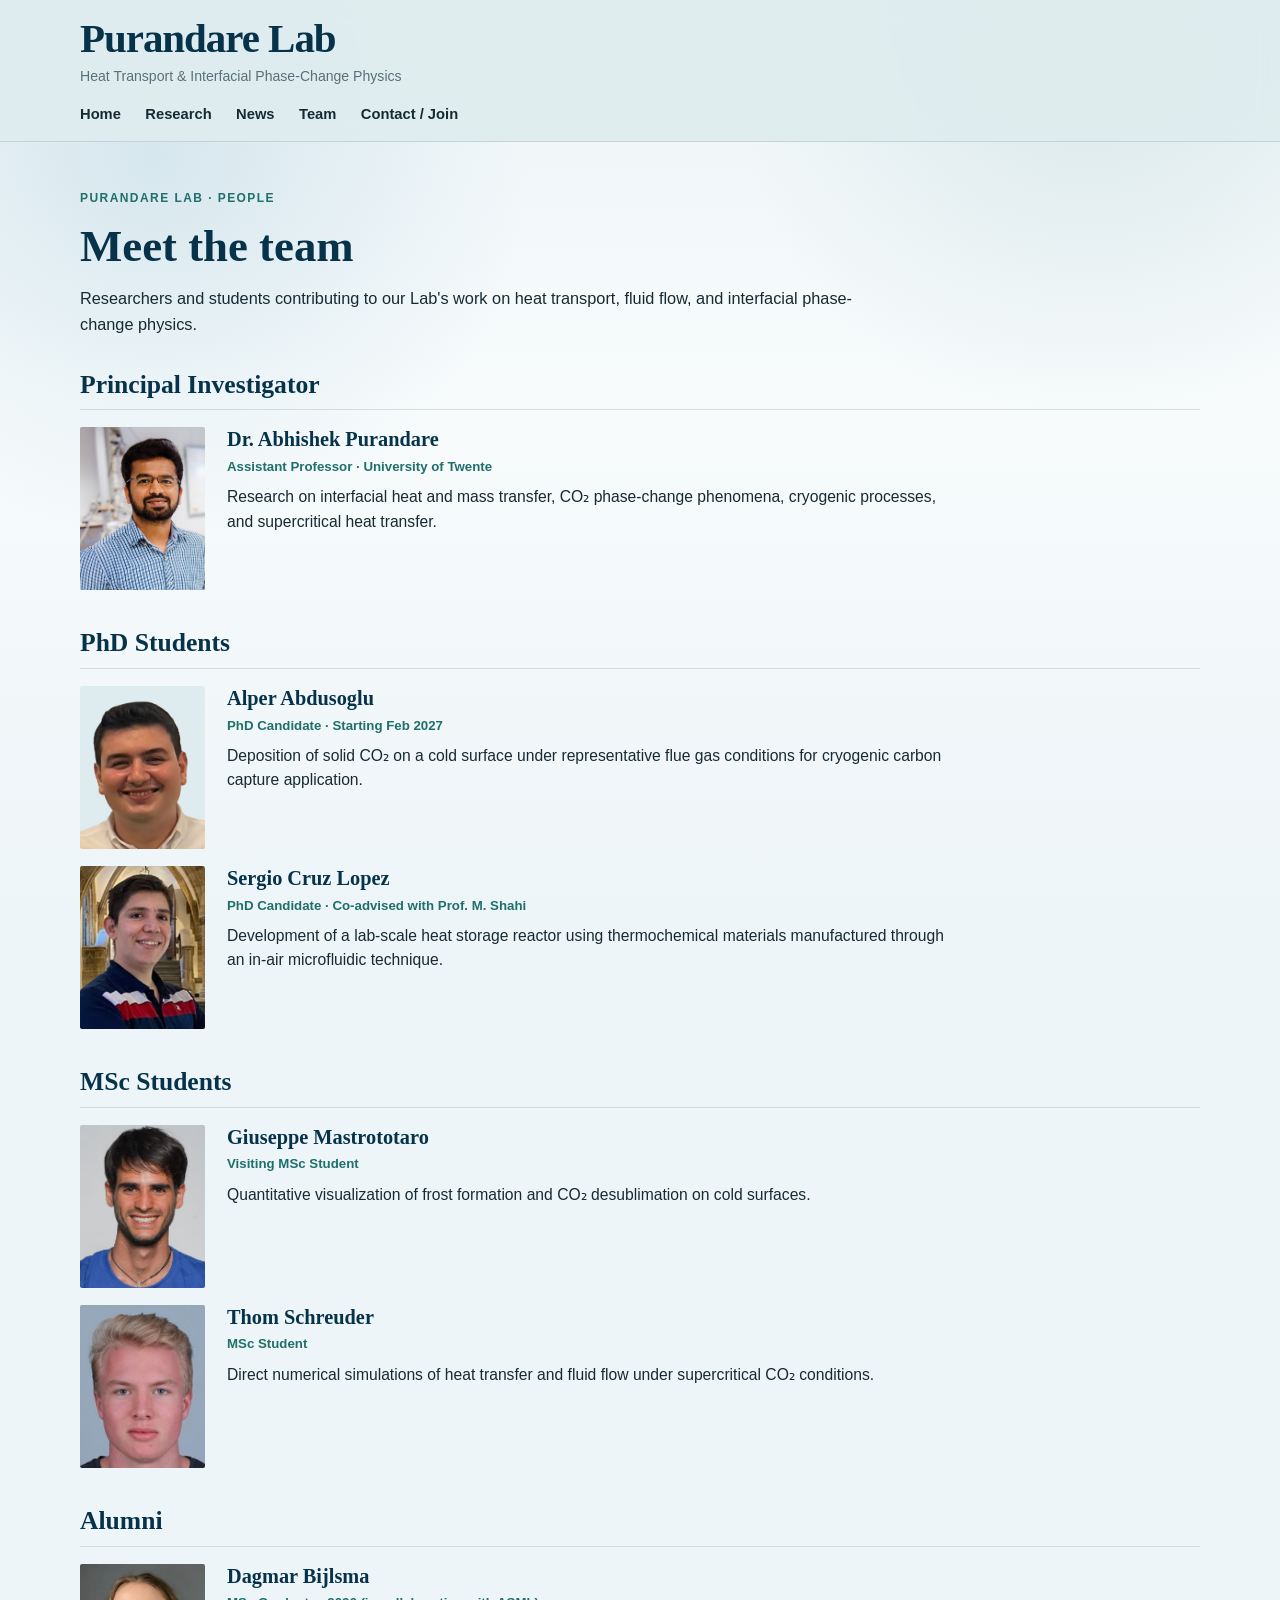
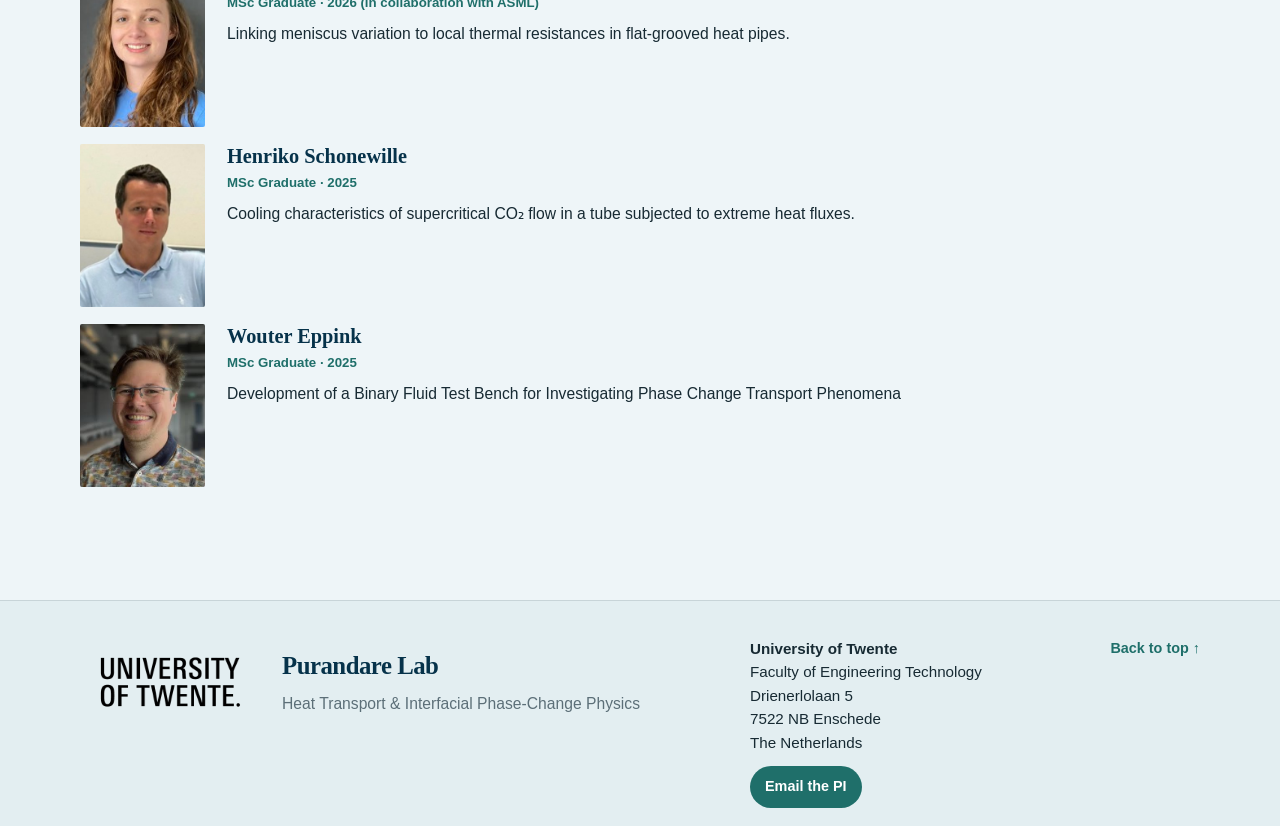
<file: team.html>
<!DOCTYPE html>
<html lang="en">

<head>
  <meta charset="UTF-8">
  <meta name="viewport" content="width=device-width, initial-scale=1">

  <meta
    name="description"
    content="Meet the researchers, students, and alumni of the Purandare Lab at the University of Twente."
  >

  <title>Team | Purandare Lab</title>

  <link rel="stylesheet" href="assets/css/style.css">
</head>

<body id="top">

  <!-- HEADER -->
  <header class="header">
    <div class="container">

      <h1>Purandare Lab</h1>

      <p>
        Heat Transport &amp; Interfacial Phase-Change Physics
      </p>

      <nav class="nav" aria-label="Main navigation">
        <a href="index.html">Home</a>
        <a href="research.html">Research</a>
        <a href="news.html">News</a>
        <a href="team.html" aria-current="page">Team</a>
        <a href="contact.html">Contact / Join</a>
      </nav>

    </div>
  </header>


  <!-- MAIN CONTENT -->
  <main class="team-page">

    <div class="container">

      <!-- PAGE INTRODUCTION -->
      <div class="team-page-intro">

        <span class="eyebrow">Purandare Lab · People</span>

        <h2>Meet the team</h2>

        <p>
          Researchers and students contributing to our
          Lab's work on heat transport, fluid flow,
          and interfacial phase-change physics.
        </p>

      </div>


      <!-- ===========================
           PRINCIPAL INVESTIGATOR
      ============================ -->

      <section
        class="team-group"
        aria-labelledby="team-pi-heading"
      >

        <h3 id="team-pi-heading">
          Principal Investigator
        </h3>

        <div class="team-members">

          <article class="team-member">

            <img
              class="team-photo"
              src="assets/images/abhishek-purandarev3.jpg"
              alt="Dr. Abhishek Purandare"
              loading="lazy"
            >

            <div class="team-member-info">

              <h4>Dr. Abhishek Purandare</h4>

              <p class="team-member-role">
                Assistant Professor · University of Twente
              </p>

              <p>
                Research on interfacial heat and mass transfer,
                CO₂ phase-change phenomena, cryogenic processes,
                and supercritical heat transfer.
              </p>

            </div>

          </article>

        </div>

      </section>


      <!-- ===========================
           PHD STUDENTS
      ============================ -->

      <section
        class="team-group"
        aria-labelledby="team-phd-heading"
      >

        <h3 id="team-phd-heading">
          PhD Students
        </h3>

        <div class="team-members">

          <!-- Alper Abdusoglu -->
          <article class="team-member">

            <img
              class="team-photo"
              src="assets/images/Alper_PhD.png"
              alt="Alper Abdusoglu"
              loading="lazy"
            >

            <div class="team-member-info">

              <h4>Alper Abdusoglu</h4>

              <p class="team-member-role">
                PhD Candidate · Starting Feb 2027
              </p>

              <p>
                Deposition of solid CO₂ on a cold surface under representative flue gas conditions
                for cryogenic carbon capture application.
              </p>

            </div>

          </article>


          <!-- Sergio Cruz Lopez -->
          <article class="team-member">

            <img
              class="team-photo"
              src="assets/images/Sergio_PhD.png"
              alt="Sergio Cruz Lopez"
              loading="lazy"
            >

            <div class="team-member-info">

              <h4>Sergio Cruz Lopez</h4>

              <p class="team-member-role">
                PhD Candidate · Co-advised with Prof. M. Shahi
              </p>

              <p>
                Development of a lab-scale heat storage reactor
                using thermochemical materials manufactured
                through an in-air microfluidic technique.
              </p>

            </div>

          </article>

        </div>

      </section>


      <!-- ===========================
           MSC STUDENTS
      ============================ -->

      <section
        class="team-group"
        aria-labelledby="team-msc-heading"
      >

        <h3 id="team-msc-heading">
          MSc Students
        </h3>

        <div class="team-members">

          <!-- Giuseppe Mastrototaro -->
          <article class="team-member">

            <img
              class="team-photo"
              src="assets/images/Giuseppe_Msc.jpeg"
              alt="Giuseppe Mastrototaro"
              loading="lazy"
            >

            <div class="team-member-info">

              <h4>Giuseppe Mastrototaro</h4>

              <p class="team-member-role">
                Visiting MSc Student
              </p>

              <p>
                Quantitative visualization of frost formation
                and CO₂ desublimation on cold surfaces.
              </p>

            </div>

          </article>


          <!-- Thom Schreuder -->
          <article class="team-member">

            <img
              class="team-photo"
              src="assets/images/Thom_Msc.jpeg"
              alt="Thom Schreuder"
              loading="lazy"
            >

            <div class="team-member-info">

              <h4>Thom Schreuder</h4>

              <p class="team-member-role">
                MSc Student
              </p>

              <p>
                Direct numerical simulations of heat transfer
                and fluid flow under supercritical CO₂ conditions.
              </p>

            </div>

          </article>

        </div>

      </section>


      <!-- ===========================
           ALUMNI
      ============================ -->

      <section
        class="team-group"
        aria-labelledby="team-alumni-heading"
      >

        <h3 id="team-alumni-heading">
          Alumni
        </h3>

        <div class="team-members">

          <!-- Dagmar Bijlsma -->
          <article class="team-member">

            <img
              class="team-photo"
              src="assets/images/Dagmar_Msc.jpeg"
              alt="Dagmar Bijlsma"
              loading="lazy"
            >

            <div class="team-member-info">

              <h4>Dagmar Bijlsma</h4>

              <p class="team-member-role">
                MSc Graduate · 2026
                (in collaboration with ASML)
              </p>

              <p>
                Linking meniscus variation to local thermal
                resistances in flat-grooved heat pipes.
              </p>

            </div>

          </article>


          <!-- Henriko Schonewille -->
          <article class="team-member">

            <img
              class="team-photo"
              src="assets/images/Henriko_Msc.jpeg"
              alt="Henriko Schonewille"
              loading="lazy"
            >

            <div class="team-member-info">

              <h4>Henriko Schonewille</h4>

              <p class="team-member-role">
                MSc Graduate · 2025
              </p>

              <p>
                Cooling characteristics of supercritical CO₂
                flow in a tube subjected to extreme heat fluxes.
              </p>

            </div>

          </article>

          <!-- Wouter Eppink -->
          <article class="team-member">

            <img
              class="team-photo"
              src="assets/images/Wouter_Msc.jpeg"
              alt="Henriko Schonewille"
              loading="lazy"
            >

            <div class="team-member-info">

              <h4>Wouter Eppink</h4>

              <p class="team-member-role">
                MSc Graduate · 2025
              </p>

              <p>
                Development of a Binary Fluid Test
                Bench for Investigating Phase Change
                Transport Phenomena
              </p>

            </div>

          </article>

        </div>

      </section>

    </div>

  </main>


  <!-- ===========================
       FOOTER
  ============================ -->

  <footer class="footer site-footer">

    <div class="container footer-inner">

      <div class="footer-brand">

        <img
          src="assets/images/ut-logo.png"
          alt="University of Twente logo"
          class="ut-logo"
        >

        <div class="footer-lab-text">

          <h3>Purandare Lab</h3>

          <p>
            Heat Transport &amp; Interfacial
            Phase-Change Physics
          </p>

        </div>

      </div>


      <div class="footer-contact footer-contact-row">

        <div class="footer-address-block">

          <p>
            <strong>University of Twente</strong><br>
            Faculty of Engineering Technology<br>
            Drienerlolaan 5<br>
            7522 NB Enschede<br>
            The Netherlands
          </p>

          <a
            class="footer-email-button"
            href="mailto:a.s.purandare@utwente.nl"
          >
            Email the PI
          </a>

        </div>

        <a class="back-to-top" href="#top">
          Back to top ↑
        </a>

      </div>

    </div>
  </footer>

</body>
</html>
</file>
<file: assets/css/style.css>
/*
:root {
  --paper: #f3efe8;
  --paper-tint: #ebe5da;
  --surface: #fffdf9;
  --ink: #0f0c08;
  --text: #1f1a15;
  --muted: #625648;

  --navy: #0b2b45;
  --blue: #0056b3;
  --teal: #254c4a;
  --orange: #c85a1e;

  --border: rgba(15, 12, 8, 0.12);
  --shadow: 0 12px 35px rgba(15, 12, 8, 0.08);
}
*/
:root {
  --paper: #eef5f8;
  --paper-tint: #dfecef;
  --surface: #ffffff;
  --ink: #071923;
  --text: #172a33;
  --muted: #5c6f78;

  --navy: #06324a;
  --blue: #126f9a;
  --teal: #1f6f6a;
  --orange: #d46b2a;

  --border: rgba(7, 25, 35, 0.12);
  --shadow: 0 12px 35px rgba(7, 25, 35, 0.08);
}
body {
  margin: 0;
  font-family: Arial, Helvetica, sans-serif;
  line-height: 1.65;
  color: var(--text);
  background: var(--paper);
}

/*
body::before {
  content: "";
  position: fixed;
  inset: 0;
  pointer-events: none;
  background-image:
    linear-gradient(to right, rgba(15, 12, 8, 0.035) 1px, transparent 1px),
    linear-gradient(to bottom, rgba(15, 12, 8, 0.035) 1px, transparent 1px);
  background-size: 32px 32px;
  z-index: -1;
}
*/

body::before {
  content: "";
  position: fixed;
  inset: 0;
  pointer-events: none;
  background:
    radial-gradient(circle at 12% 18%, rgba(18, 111, 154, 0.12), transparent 28%),
    radial-gradient(circle at 85% 8%, rgba(31, 111, 106, 0.10), transparent 26%),
    linear-gradient(180deg, #eef5f8 0%, #f7fbfc 45%, #eef5f8 100%);
  z-index: -1;
}

.container {
  max-width: 1120px;
  margin: 0 auto;
  padding: 0 28px;
}

.header {
  background: rgba(223, 236, 239, 0.94);
  border-bottom: 1px solid var(--border);
  backdrop-filter: blur(12px);
  position: sticky;
  top: 0;
  z-index: 10;
}

.header .container {
  padding-top: 14px;
  padding-bottom: 14px;
}

.nav {
  margin-top: 10px;
}

.header h1 {
  margin: 0;
  font-family: Georgia, "Times New Roman", serif;
  font-size: clamp(2rem, 3.2vw, 2.6rem);
  font-weight: 700;
  font-style: normal;
  line-height: 1.2;
  letter-spacing: -0.025em;
  color: var(--navy);
}

.header p {
  margin: 4px 0 0;
  color: var(--muted);
  font-size: 0.88rem;
  line-height: 1.4;
  font-weight: 400;
}

.nav {
  margin-top: 14px;
}

.nav a {
  color: var(--text);
  text-decoration: none;
  margin-right: 20px;
  font-size: 0.92rem;
  font-weight: 700;
}

.nav a:hover {
  color: var(--teal);
}

.hero {
  padding: 90px 0 65px;
}

.hero h2 {
  max-width: 850px;
  margin: 0 0 24px;
  font-family: Georgia, "Times New Roman", serif;
  font-size: clamp(2.4rem, 5vw, 4.4rem);
  line-height: 1.05;
  letter-spacing: -0.04em;
  color: var(--ink);
}

.hero h2 em {
  color: var(--orange);
  font-style: italic;
}

.hero p {
  font-size: 1.16rem;
  max-width: 760px;
  color: var(--text);
}

.section {
  padding: 55px 0;
  border-top: 1px solid var(--border);
}

.section h2 {
  margin: 0 0 12px;
  font-family: Georgia, "Times New Roman", serif;
  font-size: 2rem;
  color: var(--ink);
  letter-spacing: -0.02em;
}

.eyebrow {
  display: inline-block;
  margin-bottom: 12px;
  color: var(--teal);
  font-size: 0.75rem;
  font-weight: 800;
  text-transform: uppercase;
  letter-spacing: 0.12em;
}

.cards {
  display: grid;
  grid-template-columns: repeat(auto-fit, minmax(230px, 1fr));
  gap: 20px;
  margin-top: 24px;
}

.card {
  border: 1px solid var(--border);
  border-radius: 20px;
  padding: 24px;
  background: var(--surface);
  box-shadow: 0 4px 15px rgba(15, 12, 8, 0.04);
}

.card h3 {
  margin-top: 0;
  font-family: Georgia, "Times New Roman", serif;
  color: var(--navy);
}

.pi-box {
  background: var(--surface);
  border: 1px solid var(--border);
  border-left: 4px solid var(--orange);
  border-radius: 20px;
  padding: 26px;
  box-shadow: var(--shadow);
}

.footer {
  border-top: 1px solid var(--border);
  color: var(--muted);
  padding: 28px 0;
  margin-top: 40px;
  font-size: 0.9rem;
}

.research-hero {
  padding-bottom: 55px;
}

.research-current {
  padding-top: 40px;
  padding-bottom: 40px;
}

.lead-text {
  max-width: 900px;
  font-family: Georgia, "Times New Roman", serif;
  font-size: clamp(1.45rem, 2.4vw, 2rem);
  line-height: 1.35;
  color: var(--ink);
  margin: 0;
}

.soft-section {
  background: rgba(255, 253, 249, 0.35);
}

.theme-grid {
  display: grid;
  grid-template-columns: repeat(auto-fit, minmax(320px, 1fr));
  gap: 22px;
  margin-top: 30px;
}

.theme-card {
  background: var(--surface);
  border: 1px solid var(--border);
  border-radius: 22px;
  padding: 26px;
  box-shadow: 0 4px 15px rgba(15, 12, 8, 0.04);
}

.theme-card h3 {
  margin: 0 0 14px;
  font-family: Georgia, "Times New Roman", serif;
  font-size: 1.55rem;
  line-height: 1.18;
  color: var(--navy);
  letter-spacing: -0.02em;
}

.theme-card p {
  margin-bottom: 0;
}

.theme-label {
  margin: 0 0 8px;
  color: var(--teal);
  font-size: 0.78rem;
  font-weight: 800;
  text-transform: uppercase;
  letter-spacing: 0.12em;
}

.tags {
  display: flex;
  flex-wrap: wrap;
  gap: 8px;
  margin-top: 18px;
}

.tags span {
  display: inline-block;
  border: 1px solid var(--border);
  background: var(--surface);
  color: var(--teal);
  border-radius: 999px;
  padding: 6px 11px;
  font-size: 0.82rem;
  font-weight: 700;
}

.section-intro {
  max-width: 820px;
  font-size: 1.08rem;
  color: var(--muted);
  margin: 0 0 30px;
}

.projects-section {
  background:
    linear-gradient(180deg, rgba(255, 253, 249, 0.55), rgba(235, 229, 218, 0.35));
}

.project-showcase {
  margin-top: 36px;
  border-top: 1px solid var(--border);
}

.project-panel {
  display: grid;
  grid-template-columns: 230px 1fr;
  gap: 34px;
  padding: 34px 0;
  border-bottom: 1px solid var(--border);
}

.project-meta {
  display: flex;
  flex-direction: column;
  align-items: flex-start;
  gap: 12px;
}

.project-index {
  font-family: Georgia, "Times New Roman", serif;
  color: var(--orange);
  font-size: 1.15rem;
  font-weight: 700;
  line-height: 1.2;
}

.project-period {
  display: inline-block;
  border-radius: 999px;
  padding: 5px 11px;
  background: rgba(37, 76, 74, 0.08);
  color: var(--teal);
  border: 1px solid var(--border);
  font-size: 0.72rem;
  font-weight: 800;
  text-transform: uppercase;
  letter-spacing: 0.08em;
}

.project-body {
  max-width: 820px;
}

.project-body h3 {
  margin: 0 0 12px;
  font-family: Georgia, "Times New Roman", serif;
  font-size: clamp(1.45rem, 2.4vw, 2rem);
  line-height: 1.15;
  color: var(--navy);
  letter-spacing: -0.03em;
}

.project-body p {
  margin: 0;
  font-size: 1.02rem;
}


/* Compact spacing between publication years */

.publication-year {
  margin-top: 18px;
}

/* Less space between "All publications" and 2026 */
.section h2 + .publication-year {
  margin-top: 12px;
}

/* Remove default heading margin and reduce bottom gap */
.publication-year h3 {
  margin: 0 0 12px;
}

/* Remove excess space after the last publication of each year */
.publication-year .publication-item:last-child {
  margin-bottom: 0;
}


.publication-year h3 {
  font-family: Georgia, "Times New Roman", serif;
  font-size: 1.5rem;
  color: var(--orange);
  margin-bottom: 18px;
}

.publication-item {
  background: var(--surface);
  border: 1px solid var(--border);
  border-radius: 20px;
  padding: 24px;
  margin-bottom: 18px;
  box-shadow: 0 4px 15px rgba(15, 12, 8, 0.04);
}

.pub-title {
  font-family: Georgia, "Times New Roman", serif;
  font-size: 1.25rem;
  font-weight: 700;
  color: var(--navy);
  margin: 0 0 8px;
}

.publication-item p {
  margin-bottom: 0;
}

.publication-item a {
  display: inline-block;
  margin-top: 10px;
  color: var(--teal);
  font-weight: 700;
  text-decoration: none;
}

.publication-item a:hover {
  text-decoration: underline;
}

.cta-box {
  background: var(--surface);
  border: 1px solid var(--border);
  border-radius: 20px;
  padding: 26px;
  box-shadow: var(--shadow);
}

.cta-box p {
  max-width: 780px;
}

.button-link {
  display: inline-block;
  margin-top: 14px;
  margin-right: 12px;
  padding: 10px 16px;
  border-radius: 999px;
  background: var(--teal);
  color: white;
  text-decoration: none;
  font-weight: 700;
}

.button-link:hover {
  background: var(--navy);
}

.button-link.secondary {
  background: transparent;
  color: var(--teal);
  border: 1px solid var(--teal);
}

.button-link.secondary:hover {
  background: var(--teal);
  color: white;
}

@media (max-width: 760px) {
  .hero {
    padding: 60px 0 45px;
  }

  .nav a {
    display: inline-block;
    margin-bottom: 8px;
  }

  .theme-grid {
    grid-template-columns: 1fr;
  }

  .project-panel {
    grid-template-columns: 1fr;
    gap: 12px;
    padding: 28px 0;
  }

  .project-meta {
    flex-direction: row;
    flex-wrap: wrap;
    align-items: center;
  }
}

/* Principal Investigator profile photo */

.pi-profile {
  display: grid;
  grid-template-columns: 180px 1fr;
  gap: 28px;
  align-items: center;
}

.pi-photo-wrap {
  width: 180px;
  height: 180px;
  border-radius: 24px;
  overflow: hidden;
  border: 1px solid var(--border);
  background: var(--paper-tint);
  flex-shrink: 0;
}

.pi-photo {
  width: 180px;
  height: 180px;
  max-width: 180px;
  max-height: 180px;
  object-fit: cover;
  display: block;
}

.pi-text p {
  margin-top: 0;
}

.pi-text p:last-child {
  margin-bottom: 0;
}

@media (max-width: 760px) {
  .pi-profile {
    grid-template-columns: 1fr;
  }

  .pi-photo-wrap {
    width: 150px;
    height: 150px;
  }

  .pi-photo {
    width: 150px;
    height: 150px;
    max-width: 150px;
    max-height: 150px;
  }
}

/* Larger PI text */

.pi-text {
  font-size: 1.25rem;
  line-height: 1.65;
}

.pi-text strong {
  font-family: Georgia, "Times New Roman", serif;
  font-size: 2rem;
  color: var(--navy);
  line-height: 1.2;
}

.pi-text p:first-child {
  font-size: 1.22rem;
  color: var(--text);
}

.pi-text p:last-child {
  font-size: 1.15rem;
  color: var(--muted);
}

/* Home page people section */

.people-home-section {
  background:
    linear-gradient(180deg, rgba(255, 253, 249, 0.35), rgba(235, 229, 218, 0.25));
}

.people-section-header {
  display: flex;
  justify-content: space-between;
  align-items: end;
  gap: 24px;
  margin-bottom: 30px;
}

.people-section-header h2 {
  margin-bottom: 0;
}

.section-link {
  color: var(--teal);
  font-weight: 800;
  text-decoration: none;
  white-space: nowrap;
}

.section-link:hover {
  color: var(--navy);
  text-decoration: underline;
}

.people-roster-grid {
  display: grid;
  grid-template-columns: 1fr;
  gap: 24px;
}

.person-card {
  display: grid;
  grid-template-columns: 220px 1fr;
  gap: 34px;
  align-items: center;
  padding: 28px 0;
  border-top: 1px solid var(--border);
  border-bottom: 1px solid var(--border);
}

.person-photo-wrap {
  width: 220px;
  height: 220px;
  border-radius: 28px;
  overflow: hidden;
  border: 1px solid var(--border);
  background: var(--paper-tint);
  box-shadow: 0 8px 24px rgba(15, 12, 8, 0.08);
}

.person-photo {
  width: 100%;
  height: 100%;
  object-fit: cover;
  display: block;
}

.person-info h3 {
  margin: 0 0 6px;
  font-family: Georgia, "Times New Roman", serif;
  font-size: clamp(1.8rem, 3vw, 2.5rem);
  line-height: 1.08;
  color: var(--navy);
  letter-spacing: -0.03em;
}

.person-role {
  margin: 0 0 14px;
  color: var(--orange);
  font-weight: 800;
  font-size: 0.95rem;
}

.person-info p {
  max-width: 780px;
  font-size: 1.08rem;
}

.people-cta {
  margin-top: 34px;
  padding: 28px;
  border-radius: 24px;
  background: var(--surface);
  border: 1px solid var(--border);
  box-shadow: 0 8px 24px rgba(15, 12, 8, 0.06);
}

.people-cta h3 {
  margin: 0 0 10px;
  font-family: Georgia, "Times New Roman", serif;
  font-size: 1.55rem;
  color: var(--navy);
}

.people-cta p {
  max-width: 800px;
  margin-bottom: 6px;
}

@media (max-width: 760px) {
  .people-section-header {
    display: block;
  }

  .section-link {
    display: inline-block;
    margin-top: 12px;
  }

  .person-card {
    grid-template-columns: 1fr;
    gap: 18px;
  }

  .person-photo-wrap {
    width: 180px;
    height: 180px;
  }
}

/* Compact people grid for homepage */

.people-grid {
  display: grid;
  grid-template-columns: repeat(auto-fit, minmax(170px, 200px));
  gap: 26px;
  margin-top: 30px;
}

.person-tile {
  max-width: 190px;
}

.person-tile-photo-wrap {
  width: 100%;
  aspect-ratio: 1 / 1.05;
  border-radius: 22px;
  overflow: hidden;
  border: 1px solid var(--border);
  background: var(--paper-tint);
  box-shadow: 0 8px 24px rgba(15, 12, 8, 0.08);
}

.person-tile-photo {
  width: 100%;
  height: 100%;
  object-fit: cover;
  display: block;
}

/* Name below photo */
.person-tile h3 {
  margin: 12px 0 4px;
  font-family: Georgia, "Times New Roman", serif;
  font-size: 1.05rem;
  line-height: 1.15;
  color: var(--navy);
}

/* Designation below name */
.person-tile .person-role {
  margin: 0 0 5px;
  color: var(--muted);
  font-size: 0.74rem;
  font-weight: 400;
  line-height: 1.3;
}

/* Keywords below designation */
.person-keywords {
  margin: 0;
  color: var(--muted);
  font-size: 0.76rem;
  line-height: 1.4;
}

@media (max-width: 760px) {
  .people-grid {
    grid-template-columns: repeat(auto-fit, minmax(170px, 1fr));
    gap: 22px;
  }

  .person-tile {
    max-width: none;
  }
}

/* Homepage news section */

.news-home-section {
  background:
    linear-gradient(180deg, rgba(255, 253, 249, 0.25), rgba(235, 229, 218, 0.18));
}

.news-section-header {
  display: flex;
  justify-content: space-between;
  align-items: end;
  gap: 24px;
  margin-bottom: 28px;
}

.news-section-header h2 {
  margin-bottom: 0;
}

.news-list {
  border-top: 1px solid var(--border);
}

.news-item {
  display: grid;
  grid-template-columns: 170px 1fr;
  gap: 24px;
  padding: 8px 0;
  border-bottom: 1px solid var(--border);
}

.news-date {
  color: var(--orange);
  font-family: Georgia, "Times New Roman", serif;
  font-size: 1.05rem;
  font-weight: 700;
}

.news-content {
  max-width: 820px;
}

.news-content h3 {
  margin: 0 0 8px;
  font-family: Georgia, "Times New Roman", serif;
  font-size: 1.45rem;
  line-height: 1.15;
  color: var(--navy);
  letter-spacing: -0.02em;
}

.news-content p {
  margin: 0;
  color: var(--text);
  font-size: 1.02rem;
}

@media (max-width: 760px) {
  .news-section-header {
    display: block;
  }

  .news-item {
    grid-template-columns: 1fr;
    gap: 8px;
    padding: 12px 0;
  }

  .news-date {
    font-size: 0.95rem;
  }
}

.news-item:last-child {
  border-bottom: none;
}

/* Heading icons */

.heading-icon {
  display: inline-block;
  margin-left: 3px;
  font-size: 0.9em;
  vertical-align: -0.04em;
}

/* News amount label */

.news-amount {
  display: inline-block;
  margin-left: 3px;
  padding: 3px 9px;
  border-radius: 999px;
  background: rgba(200, 90, 30, 0.10);
  color: var(--orange);
  border: 1px solid rgba(200, 90, 30, 0.25);
  font-family: Arial, Helvetica, sans-serif;
  font-size: 0.72em;
  font-weight: 700;
  vertical-align: 0.08em;
}

.news-content a {
  color: var(--teal);
  font-weight: 700;
  text-decoration: underline;
}

.news-content a:hover {
  color: var(--navy);
}

/* News archive page */

.news-archive-section {
  padding-top: 35px;
}

.news-archive-list {
  border-top: none;
}

.news-archive-item {
  display: grid;
  grid-template-columns: 170px 1fr;
  gap: 34px;
  padding: 12px 0;
  border-bottom: 1px solid var(--border);
}

.news-archive-item:last-child {
  border-bottom: none;
}

.news-archive-date {
  color: var(--orange);
  font-family: Georgia, "Times New Roman", serif;
  font-size: 1.05rem;
  font-weight: 700;
}

.news-category {
  margin: 0 0 6px;
  color: var(--teal);
  font-size: 0.75rem;
  font-weight: 800;
  text-transform: uppercase;
  letter-spacing: 0.12em;
}

.news-archive-content {
  max-width: 850px;
}

.news-archive-content h3 {
  margin: 0 0 8px;
  font-family: Georgia, "Times New Roman", serif;
  font-size: 1.55rem;
  line-height: 1.15;
  color: var(--navy);
  letter-spacing: -0.02em;
}

.news-archive-content p {
  margin-top: 0;
}

.news-archive-content a {
  color: var(--teal);
  font-weight: 700;
  text-decoration: none;
}

.news-archive-content a:hover {
  color: var(--navy);
  text-decoration: underline;
}

@media (max-width: 760px) {
  .news-archive-item {
    grid-template-columns: 1fr;
    gap: 8px;
    padding: 24px 0;
  }

  .news-archive-date {
    font-size: 0.95rem;
  }
}

/* Footer with UT logo and contact details */

.site-footer {
  background: rgba(223, 236, 239, 0.72);
  border-top: 1px solid var(--border);
  margin-top: 50px;
  padding: 36px 0 18px;
  color: var(--text);
}

.footer-inner {
  display: grid;
  grid-template-columns: 1.4fr 1fr;
  gap: 40px;
  align-items: start;
}

.footer-brand {
  display: flex;
  align-items: center;
  gap: 22px;
}

.ut-logo {
  width: 180px;
  height: auto;
  display: block;
}

.footer-brand h3 {
  margin: 0 0 4px;
  font-family: Georgia, "Times New Roman", serif;
  font-size: 1.55rem;
  color: var(--navy);
  letter-spacing: -0.02em;
}

.footer-brand p {
  margin: 0;
  color: var(--muted);
  font-size: 0.98rem;
}

.footer-contact p {
  margin: 0 0 16px;
  color: var(--text);
  font-size: 0.95rem;
  line-height: 1.55;
}

.footer-email-button {
  display: inline-block;
  padding: 9px 15px;
  border-radius: 999px;
  background: var(--teal);
  color: white;
  text-decoration: none;
  font-weight: 700;
  font-size: 0.9rem;
}

.footer-email-button:hover {
  background: var(--navy);
}

.footer-bottom {
  margin-top: 26px;
  padding-top: 16px;
  border-top: 1px solid var(--border);
}

.footer-bottom p {
  margin: 0;
  color: var(--muted);
  font-size: 0.85rem;
}

@media (max-width: 760px) {
  .footer-inner {
    grid-template-columns: 1fr;
    gap: 28px;
  }

  .footer-brand {
    align-items: flex-start;
    flex-direction: column;
  }

  .ut-logo {
    width: 155px;
  }
}

/* Mobile footer logo alignment */

@media (max-width: 760px) {
  .footer-brand {
    align-items: flex-start;
    text-align: -10px;
  }

  .ut-logo {
    align-self: flex-start;
    margin-left: 0;
  }

  .footer-lab-text {
    align-items: flex-start;
    text-align: left;
  }
}

/* Back to top footer link */

html {
  scroll-behavior: smooth;
}

.back-to-top {
  display: inline-block;
  margin-top: 8px;
  color: var(--teal);
  font-size: 0.9rem;
  font-weight: 700;
  text-decoration: none;
}

.back-to-top:hover {
  color: var(--navy);
  text-decoration: underline;
}

.footer-address-block p {
  margin: 0 0 12px;
}

.footer-address-block .footer-email-button {
  margin-top: 0;
}

.footer-contact-row {
  display: flex;
  justify-content: space-between;
  align-items: flex-start;
  gap: 28px;
}

.footer-contact-row .back-to-top {
  margin-top: 0;
  white-space: nowrap;
}

@media (max-width: 760px) {
  .footer-contact-row {
    display: block;
  }

  .footer-contact-row .back-to-top {
    display: inline-block;
    margin-top: 16px;
  }
}

/* Contact / Join page */

.contact-grid {
  display: grid;
  grid-template-columns: 1.5fr 0.9fr;
  gap: 42px;
  align-items: start;
}

.contact-main {
  max-width: 820px;
}

.join-block {
  padding: 24px 0;
  border-bottom: 1px solid var(--border);
}

.join-block:first-of-type {
  border-top: 1px solid var(--border);
  margin-top: 24px;
}

.join-block h3 {
  margin: 0 0 10px;
  font-family: Georgia, "Times New Roman", serif;
  font-size: 1.45rem;
  line-height: 1.18;
  color: var(--navy);
  letter-spacing: -0.02em;
}

.join-block p {
  margin: 0;
  color: var(--text);
}

.contact-card {
  position: sticky;
  top: 130px;
  background: var(--surface);
  border: 1px solid var(--border);
  border-radius: 24px;
  padding: 28px;
  box-shadow: var(--shadow);
}

.contact-card h2 {
  margin-bottom: 18px;
}

.contact-card p {
  margin-top: 0;
  font-size: 0.98rem;
}

@media (max-width: 900px) {
  .contact-grid {
    grid-template-columns: 1fr;
  }

  .contact-card {
    position: static;
  }
}


/* ========================================
   HIPHY LAB - RESEARCH IMAGE GALLERY
======================================== */

.hph-gallery {
  padding-top: 45px;
  padding-bottom: 55px;
}

/* Main image container */

.hph-gallery-frame {
  background: #ffffff;
  border: 1px solid var(--border);
  border-radius: 16px;
  overflow: hidden;
  margin-top: 24px;
}

/* Individual image slide */

.hph-slide {
  margin: 0;
}

.hph-slide[hidden] {
  display: none;
}

.hph-slide a {
  display: flex;
  align-items: center;
  justify-content: center;
  width: 100%;
  height: clamp(250px, 42vw, 400px);
  padding: 18px;
  box-sizing: border-box;
}

/* Scientific images - no cropping */

.hph-slide img {
  display: block;
  max-width: 100%;
  max-height: 100%;
  width: auto;
  height: auto;
  object-fit: contain;
  transition: transform 0.25s ease;
}

.hph-slide a:hover img {
  transform: scale(1.015);
}

/* Image caption */

.hph-slide figcaption {
  padding: 14px 20px;
  text-align: center;
  border-top: 1px solid var(--border);
  background: #f7fbfc;

  font-family: Georgia, "Times New Roman", serif;
  font-size: 1rem;
  color: var(--navy);
}

/* Navigation area */

.hph-gallery-navigation {
  display: flex;
  align-items: center;
  justify-content: center;
  gap: 26px;
  margin-top: 18px;
}

/* Previous / next arrows */

.hph-gallery-arrow {
  display: flex;
  justify-content: center;
  align-items: center;

  width: 38px;
  height: 38px;

  border: 1px solid var(--border);
  border-radius: 50%;
  background: #ffffff;

  color: var(--navy);
  font-size: 1.15rem;

  cursor: pointer;
  transition: all 0.2s ease;
}

.hph-gallery-arrow:hover {
  background: var(--navy);
  color: #ffffff;
}

/* Navigation dots */

.hph-gallery-dots {
  display: flex;
  justify-content: center;
  align-items: center;
  gap: 10px;
}

.hph-gallery-dot {
  width: 10px;
  height: 10px;
  padding: 0;

  border: none;
  border-radius: 50%;
  background: #b5cbd4;

  cursor: pointer;
  transition: all 0.2s ease;
}

/* Currently selected dot */

.hph-gallery-dot.active {
  width: 24px;
  border-radius: 10px;
  background: var(--navy);
}

.hph-gallery-dot:hover {
  background: var(--teal);
}

/* Image counter */

.hph-gallery-counter {
  margin: 8px 0 0;
  text-align: center;

  font-size: 0.78rem;
  color: var(--muted);
}

/* Keyboard accessibility */

.hph-gallery button:focus-visible {
  outline: 2px solid var(--blue);
  outline-offset: 4px;
}

/* Mobile responsive styling */

@media (max-width: 760px) {

  .hph-gallery {
    padding-top: 30px;
    padding-bottom: 40px;
  }

  .hph-slide a {
    height: 280px;
    padding: 10px;
  }

  .hph-slide figcaption {
    font-size: 0.85rem;
    padding: 12px 10px;
  }

  .hph-gallery-navigation {
    gap: 20px;
  }

  .hph-gallery-arrow {
    width: 34px;
    height: 34px;
  }

}


/* ==================================
   HiPhy Lab - Automatic Hero Slideshow
================================== */

.hero {
  padding-top: 35px;
}

/* Slideshow integrated into hero */

.hero-showcase {
  position: relative;
  width: 100%;
  height: clamp(220px, 34vw, 430px);
  overflow: hidden;
  margin-bottom: 5px;

  /* No white gallery box */
  background: transparent;
  border: none;
  border-radius: 0;
  box-shadow: none;
}

/* All images share the same space */

.hero-showcase-image {
  position: absolute;
  inset: 0;

  width: 100%;
  height: 100%;

  object-fit: contain;
  object-position: center;

  opacity: 0;
  transition: opacity 0.8s ease-in-out;

  /*
   * Helps white parts of scientific
   * figures blend with the page.
   */
  mix-blend-mode: multiply;
}

/* Currently displayed image */

.hero-showcase-image.is-visible {
  opacity: 1;
}

/* Small unobtrusive pause control */

.hero-showcase-controls {
  display: flex;
  justify-content: flex-end;
  margin: 0 0 30px;
}

.hero-showcase-toggle {
  border: none;
  background: transparent;
  color: var(--muted);

  font-family: inherit;
  font-size: 0.78rem;
  cursor: pointer;
}

.hero-showcase-toggle:hover {
  color: var(--navy);
  text-decoration: underline;
}

.hero-showcase-toggle:focus-visible {
  outline: 2px solid var(--blue);
  outline-offset: 4px;
}

/* Mobile */

@media (max-width: 760px) {
  .hero {
    padding-top: 20px;
  }

  .hero-showcase {
    height: 210px;
  }

  .hero-showcase-controls {
    margin-bottom: 20px;
  }
}

/* Respect reduced-motion preferences */

@media (prefers-reduced-motion: reduce) {
  .hero-showcase-image {
    transition: none;
  }
}


/* ========================================
   HiPhy Lab - Compact homepage hero
======================================== */

/* Center the homepage introduction */

.home-hero {
  padding-top: 25px;
  padding-bottom: 45px;
}

.home-hero .container {
  text-align: center;
}

/* Smaller research image slideshow */

.home-hero .hero-showcase {
  width: 100%;
  max-width: 1000px;
  height: 200px;
  margin: 0 auto;
  background: transparent;
}

/* Keep entire scientific image visible */

.home-hero .hero-showcase-image {
  width: 100%;
  height: 100%;
  object-fit: contain;
  object-position: center;
}

/* Position pause button */

.home-hero .hero-showcase-controls {
  max-width: 1000px;
  margin: 4px auto 18px;
  justify-content: flex-end;
}

/* Main heading */

.home-hero h2 {
  max-width: 950px;
  margin: 25px auto 20px;

  font-family: Georgia, "Times New Roman", serif;
  font-size: clamp(2rem, 3vw, 2.8rem);
  font-weight: 600;
  line-height: 1.2;
  letter-spacing: -0.025em;

  color: var(--ink);
  text-align: justify;
  text-align-last: left;
}

/* Introductory paragraphs */

.home-hero p {
  max-width: 850px;
  margin: 0 auto 16px;

  font-size: 1.05rem;
  line-height: 1.7;
  color: var(--text);
  text-align: justify;
  text-align-last: left;
}

/* Mobile adjustments */

@media (max-width: 760px) {

  .home-hero {
    padding-top: 15px;
    padding-bottom: 35px;
  }

  .home-hero .hero-showcase {
    height: 190px;
  }

  .home-hero h2 {
    font-size: 1.9rem;
    line-height: 1.2;
    margin-top: 18px;
  }

  .home-hero p {
    font-size: 0.98rem;
    line-height: 1.6;
  }

}

/* Align homepage heading and introductory text */

.home-hero h2,
.home-hero p {
  max-width: 950px;
  width: 100%;
  box-sizing: border-box;
  margin-left: auto;
  margin-right: auto;
}

.home-hero h2 {
  text-align: left;
}

.home-hero p {
  text-align: justify;
  text-align-last: left;
  hyphens: auto;
}

/* =====================================
   HIPHY LAB — TEAM PAGE
   Paste at the END of style.css
===================================== */

.team-page {
  padding: 42px 0 25px;
}

.team-page-intro {
  margin-bottom: 33px;
}

.team-page-intro h2 {
  margin: 0 0 12px;
  font-family: Georgia, "Times New Roman", serif;
  font-size: clamp(2rem, 3.5vw, 3rem);
  line-height: 1.15;
  color: var(--navy);
}

.team-page-intro p {
  margin: 0;
  max-width: 800px;
  font-size: 1.02rem;
  line-height: 1.6;
  color: var(--text);
}

/* Simple sections: no cards or solid backgrounds */
.team-group {
  margin: 0 0 38px;
}

.team-group > h3 {
  margin: 0 0 17px;
  padding-bottom: 9px;
  border-bottom: 1px solid var(--border);
  font-family: Georgia, "Times New Roman", serif;
  font-size: 1.6rem;
  line-height: 1.2;
  font-weight: 700;
  color: var(--navy);
}

.team-members {
  display: flex;
  flex-direction: column;
  gap: 17px;
}

/* Profile: portrait left, text right */
.team-member {
  display: grid;
  grid-template-columns: 125px minmax(0, 1fr);
  align-items: start;
  gap: 22px;
}

.team-photo {
  display: block;
  width: 125px;
  height: 163px;
  object-fit: cover;
  object-position: center 25%;
  border-radius: 2px;
  background: var(--paper-tint);
}

.team-photo-placeholder {
  display: flex;
  align-items: center;
  justify-content: center;
  color: var(--teal);
  font-family: Georgia, "Times New Roman", serif;
  font-size: 2rem;
}

.team-member-info h4 {
  margin: 0 0 5px;
  font-family: Georgia, "Times New Roman", serif;
  font-weight: 700;
  font-size: 1.27rem;
  line-height: 1.2;
  color: var(--navy);
}

.team-member-info p {
  margin: 0 0 8px;
  max-width: 730px;
  color: var(--text);
  font-size: 0.98rem;
  line-height: 1.55;
  text-align: left;
}

.team-member-info .team-member-role {
  font-size: 0.83rem;
  color: var(--teal);
  font-weight: 600;
}

@media (max-width: 600px) {
  .team-page {
    padding-top: 28px;
  }

  .team-group {
    margin-bottom: 30px;
  }

  .team-group > h3 {
    font-size: 1.38rem;
  }

  .team-member {
    grid-template-columns: 94px minmax(0, 1fr);
    gap: 14px;
  }

  .team-photo {
    width: 94px;
    height: 125px;
  }

  .team-member-info h4 {
    font-size: 1.08rem;
  }

  .team-member-info p {
    font-size: 0.91rem;
    line-height: 1.45;
  }
}


/* ==========================================
   CONSISTENT PAGE INTRODUCTION TYPOGRAPHY
   Team | Research | News | Contact
========================================== */

/* Headings */

.page-heading-compact.page-heading-compact h1,
.page-heading-compact.page-heading-compact h2 {

  font-family: Georgia, "Times New Roman", serif;

  font-size: clamp(2rem, 3.5vw, 3rem);

  font-weight: 700;
  line-height: 1.15;

  letter-spacing: normal;
  color: var(--navy);

  text-align: left;

  margin: 0 0 12px;
  max-width: 950px;
}

/* Introductory paragraphs */

.page-heading-compact.page-heading-compact p {

  font-size: 1.02rem;
  line-height: 1.6;

  font-weight: 400;
  color: var(--text);

  max-width: 800px;

  margin: 0;
  text-align: left;
}

/* Small uppercase label above headings */

.page-heading-compact .eyebrow {
  display: block;
  margin-bottom: 12px;
}

/* Consistent top spacing for secondary pages */

.page-heading-compact {
  padding-top: 42px;
}

/* Smaller spacing on mobile */

@media (max-width: 760px) {
  .page-heading-compact {
    padding-top: 28px;
  }
}


/* =========================================
   COMPACT RESEARCH PROJECTS SECTION
========================================= */

/* Reduce space below section heading */
.projects-section .project-showcase {
  margin-top: 10px;
}

/* Reduce space inside each project entry */
.projects-section .project-panel {
  padding: 18px 0 24px;
}

/* Match project titles to research theme titles */
.projects-section .project-body h3 {
  font-family: Georgia, "Times New Roman", serif;
  font-size: 1.55rem;
  line-height: 1.18;
  letter-spacing: -0.02em;
  color: var(--navy);
  margin: 0 0 12px;
}


/* =========================================
   RESEARCH PROJECT DESCRIPTION FORMATTING
========================================= */

/* Justify project descriptions */
.project-showcase .project-body p {
  text-align: justify;
  text-align-last: left;
  hyphens: auto;
}

/* Remove dividing line below final project */
.project-showcase .project-panel:last-child {
  border-bottom: none;
}


/* =========================================
   RESEARCH THEMES - TWO COLUMN LAYOUT
========================================= */

/* Two research tiles per row */

.theme-grid {
  display: grid;
  grid-template-columns: repeat(2, minmax(0, 1fr));
  gap: 24px;
  margin-top: 22px;
}

/* Card spacing */

.theme-card {
  padding: 28px;
}

/* Research theme headings */

.theme-card h3 {
  margin: 0 0 18px;
  font-family: Georgia, "Times New Roman", serif;
  font-size: 1.55rem;
  font-weight: 700;
  line-height: 1.2;
  color: var(--navy);
}

/* Description paragraphs */

.theme-card p {
  margin: 0;
  line-height: 1.65;
  text-align: left;
}

/* Second paragraph: significance */

.theme-card p.theme-importance {
  margin-top: 16px;
}

/* One column on mobile */

@media (max-width: 760px) {

  .theme-grid {
    grid-template-columns: 1fr;
    gap: 18px;
  }

  .theme-card {
    padding: 22px;
  }

  .theme-card h3 {
    font-size: 1.4rem;
  }

}


/* ========================================
   COMPACT NEWS ARCHIVE SPACING
======================================== */

/* Reduce vertical spacing between news items */

.news-archive-item {
  padding: 10px 0;
}

/* Remove extra space below descriptions */

.news-archive-content p:last-child {
  margin-bottom: 0;
}

/* Reduce spacing below category labels */

.news-archive-content .news-category {
  margin-bottom: 3px;
}

/* Reduce space between title and description */

.news-archive-content h3 {
  margin-bottom: 5px;
}

/* Mobile spacing */

@media (max-width: 760px) {
  .news-archive-item {
    padding: 10px 0;
  }
}


/* Team statistics beside heading */

.team-heading-with-stats {
  display: flex;
  align-items: baseline;
  flex-wrap: wrap;
  gap: 22px;
}

.team-heading-with-stats h2 {
  margin: 0;
}

.team-stats {
  display: flex;
  align-items: baseline;
  gap: 12px;
  white-space: nowrap;
  font-size: 0.95rem;
  color: var(--muted);
}

.team-stats strong {
  font-size: 1.15rem;
  font-weight: 700;
  color: var(--teal);
}

.team-stats-separator {
  color: #9aadb3;
}

@media (max-width: 760px) {
  .team-heading-with-stats {
    gap: 10px 18px;
  }

  .team-stats {
    font-size: 0.85rem;
  }
}


/* MSc and BSc thesis assignment list */

.thesis-project-list {
  padding-left: 24px;
  margin: 16px 0 22px;
}

.thesis-project-list li {
  padding-left: 6px;
  margin-bottom: 16px;
  line-height: 1.5;
}

.thesis-project-list li::marker {
  color: var(--teal);
  font-weight: 700;
}

.thesis-project-list strong {
  font-weight: 600;
  color: var(--navy);
}

.thesis-application {
  display: block;
  margin-top: 3px;
  font-size: 0.9rem;
  font-style: italic;
  color: var(--muted);
}
</file>
